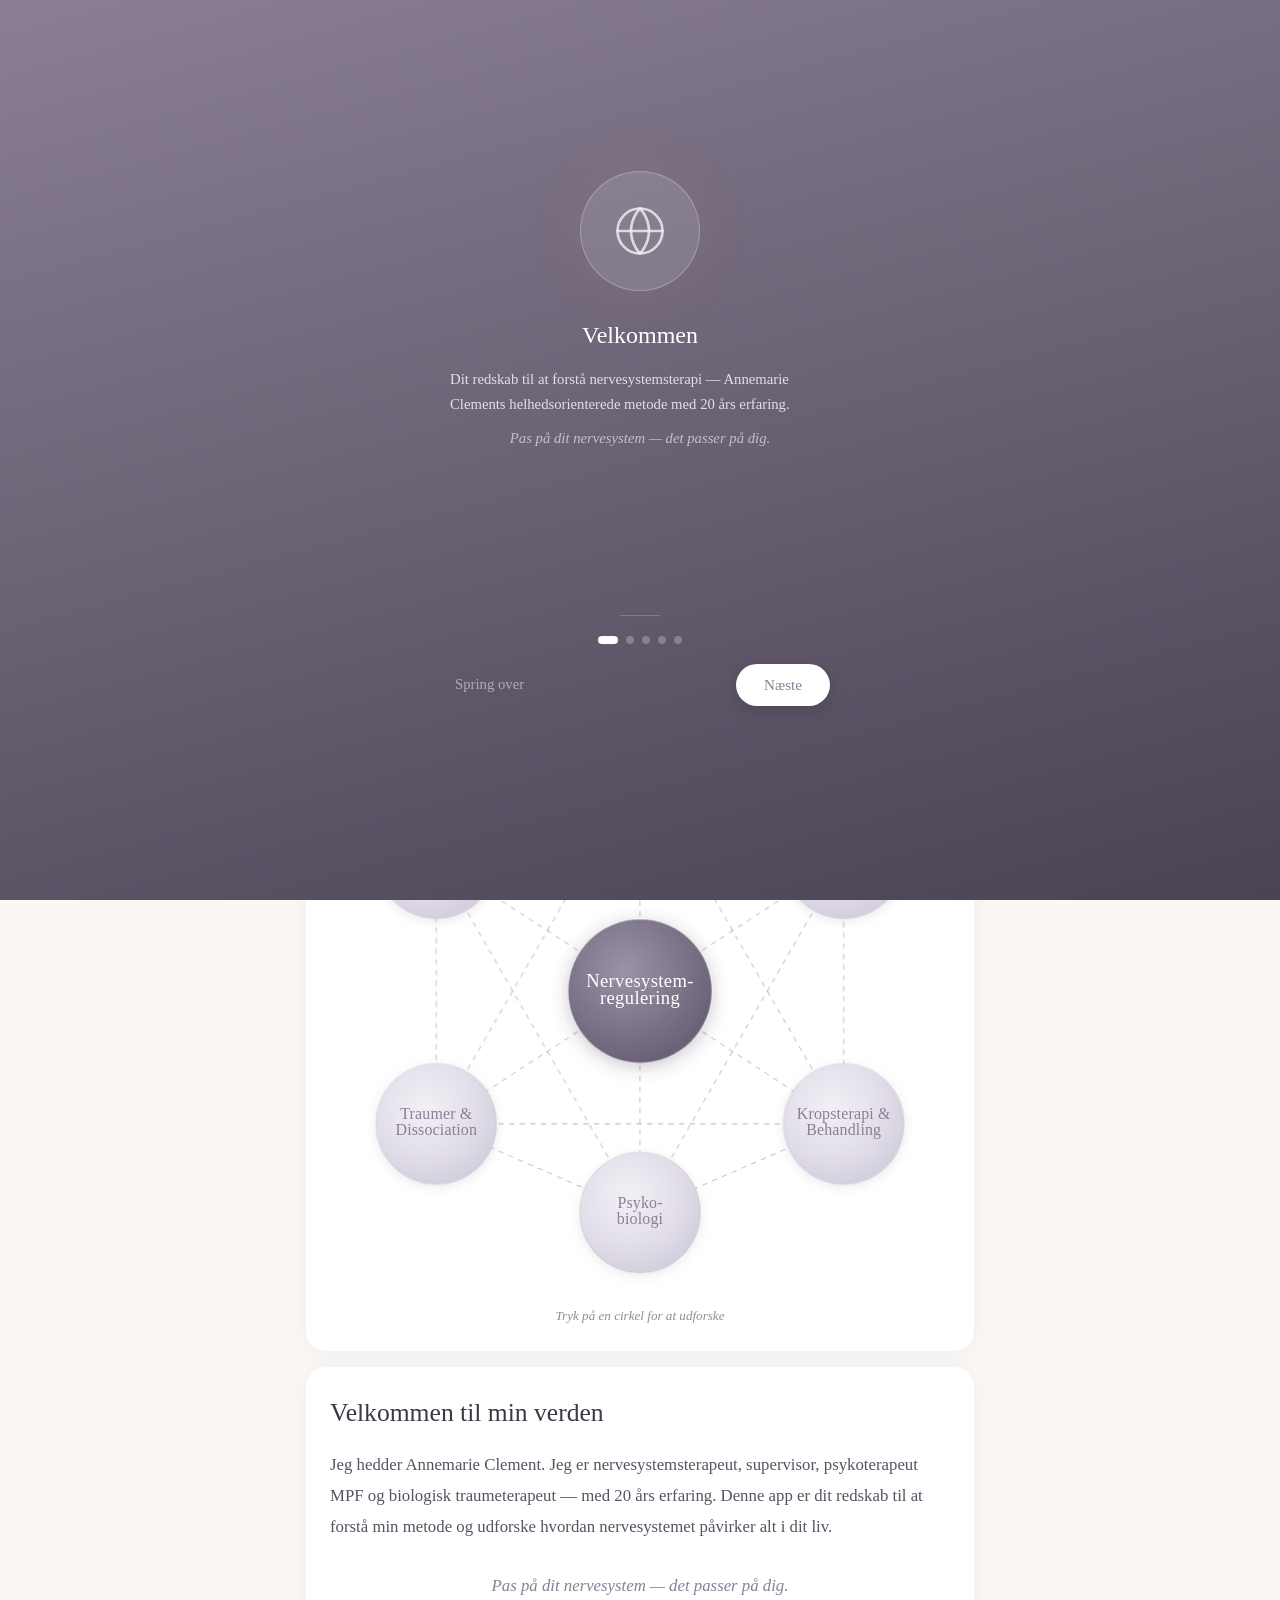
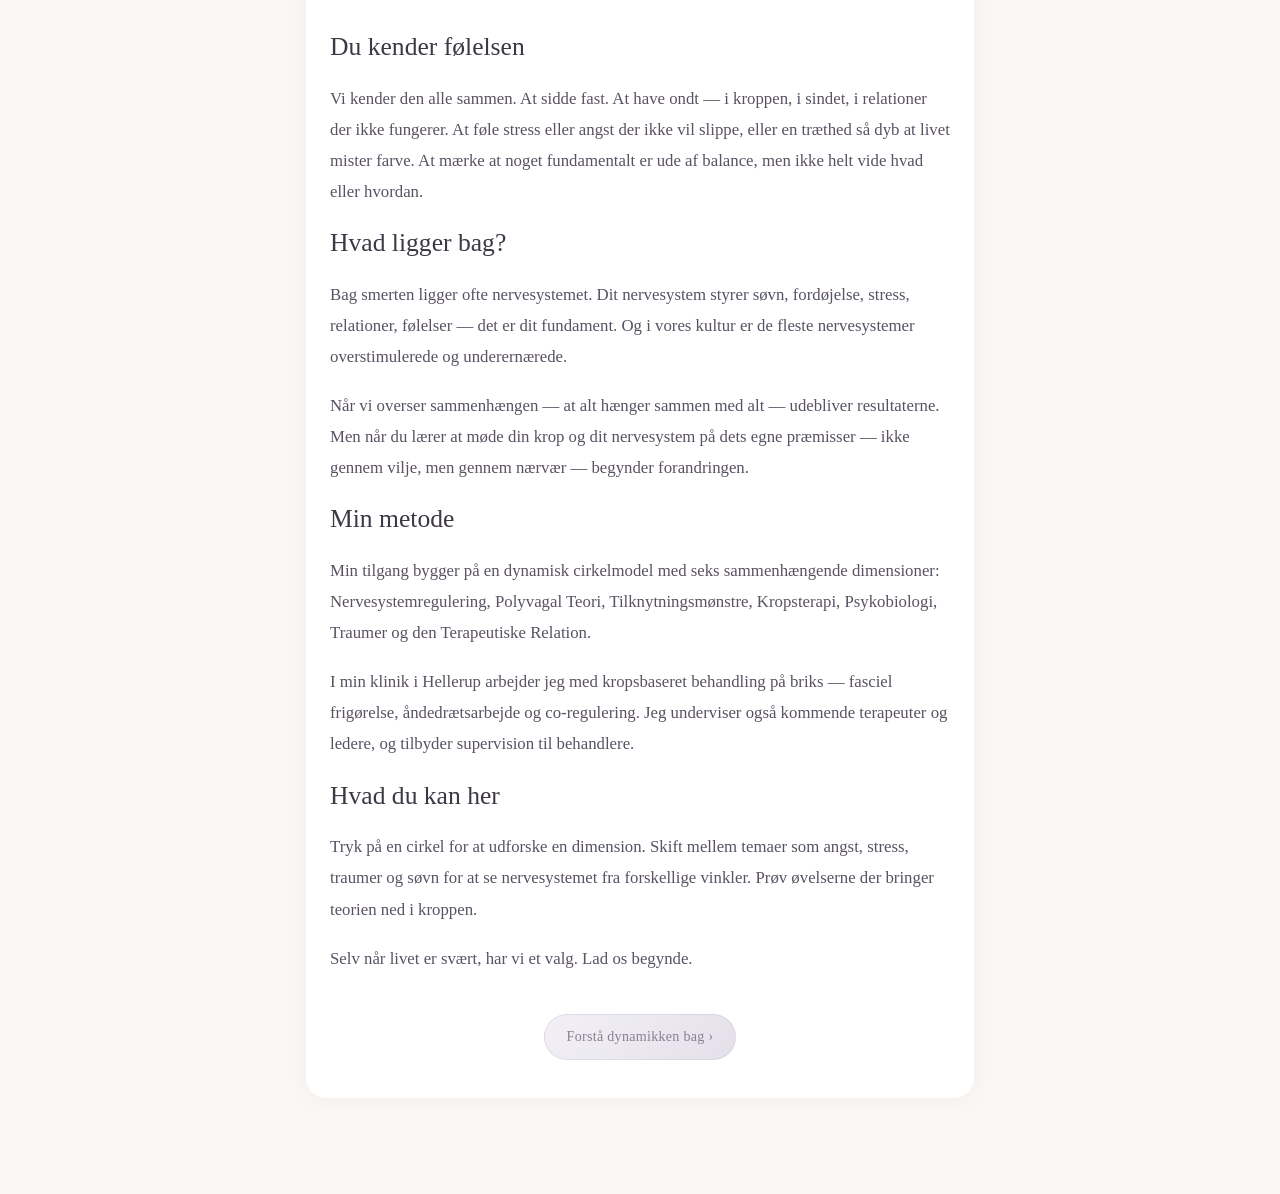
<file: index.html>
<!DOCTYPE html>
<html lang="da">
<head>
    <meta charset="UTF-8">
    <meta name="viewport" content="width=device-width, initial-scale=1.0, maximum-scale=1.0, user-scalable=no, viewport-fit=cover">
    <meta name="apple-mobile-web-app-capable" content="yes">
    <meta name="apple-mobile-web-app-status-bar-style" content="black-translucent">
    <meta name="apple-mobile-web-app-title" content="Nervesystemsterapi">
    <meta name="mobile-web-app-capable" content="yes">
    <meta name="theme-color" content="#8A7F93">
    <!-- Supabase (udfyld efter oprettelse af projekt) -->
    <meta name="supabase-url" content="">
    <meta name="supabase-anon-key" content="">
    <title>Nervesystemsterapi - Annemarie Clement</title>
    <link rel="stylesheet" href="styles.css">
</head>
<body>

    <!-- ════ MENU OVERLAY ════ -->
    <div class="menu-overlay" id="menu-overlay">
        <div class="menu-panel">
            <div class="menu-header">
                <div class="menu-header-info">
                    <div class="menu-header-initials">AC</div>
                    <div class="menu-header-text">
                        <h2>Annemarie Clement</h2>
                        <span class="menu-header-sub">Nervesystemsterapeut</span>
                    </div>
                </div>
                <button class="menu-close" id="menu-close" aria-label="Luk menu">&times;</button>
            </div>
            <nav class="menu-nav">
                <div class="menu-section-label">Information</div>
                <a href="#" class="menu-item" data-menu="about">
                    <span class="menu-item-icon">&#9775;</span>
                    Om Annemarie
                </a>
                <a href="#" class="menu-item" data-menu="method">
                    <span class="menu-item-icon">&#9673;</span>
                    Min metode
                </a>
                <a href="#" class="menu-item" data-menu="behandling">
                    <span class="menu-item-icon">&#9829;</span>
                    Kom i behandling
                </a>
                <a href="#" class="menu-item" data-menu="supervision">
                    <span class="menu-item-icon">&#9670;</span>
                    Supervision
                </a>
                <a href="#" class="menu-item" data-menu="contact">
                    <span class="menu-item-icon">&#9993;</span>
                    Kontakt
                </a>
                <div class="menu-divider"></div>
                <div class="menu-section-label">Personligt</div>
                <a href="#" class="menu-item menu-item-gave" data-menu="gave" id="menu-gave-item" style="display:none;">
                    <span class="menu-item-icon">&#9825;</span>
                    Din gave
                </a>
                <a href="#" class="menu-item" data-menu="bookmarks">
                    <span class="menu-item-icon">&#9733;</span>
                    Gemte sider
                </a>
                <a href="#" class="menu-item" data-menu="settings">
                    <span class="menu-item-icon">&#9881;</span>
                    Indstillinger
                </a>
                <div class="menu-divider"></div>
                <div class="menu-newsletter" id="menu-newsletter">
                    <div class="menu-newsletter-label">Nyhedsbrev</div>
                    <p class="menu-newsletter-text">Tilmeld dig og modtag en personlig gave fra Annemarie.</p>
                    <form class="menu-newsletter-form" id="newsletter-form">
                        <input type="email" placeholder="Din e-mail" class="menu-newsletter-input" id="newsletter-email" required>
                        <button type="submit" class="menu-newsletter-btn">Tilmeld</button>
                    </form>
                </div>
                <div class="menu-notifications" id="menu-notifications">
                    <div class="menu-notifications-header">
                        <div>
                            <div class="menu-notifications-label">Notifikationer</div>
                            <p class="menu-notifications-text">Få besked når Annemarie tilføjer nyt indhold — øvelser, indsigter eller opdateringer til dig.</p>
                        </div>
                        <label class="notif-toggle" id="notif-toggle">
                            <input type="checkbox" id="notif-checkbox">
                            <span class="notif-toggle-slider"></span>
                        </label>
                    </div>
                </div>
                <div class="menu-divider"></div>
                <div class="menu-section-label">Juridisk</div>
                <a href="#" class="menu-item" data-menu="privacy">
                    <span class="menu-item-icon">&#128274;</span>
                    Privatlivspolitik
                </a>
            </nav>
        </div>
    </div>

    <!-- ════ SEARCH OVERLAY ════ -->
    <div class="search-overlay" id="search-overlay">
        <div class="search-header">
            <div class="search-input-wrap">
                <div class="search-bar">
                    <input type="text" id="search-input" placeholder="Søg i indhold..." autocomplete="off">
                    <button class="search-clear" id="search-clear" aria-label="Ryd søgning">&times;</button>
                </div>
            </div>
            <button class="search-close" id="search-close" aria-label="Luk søgning">&times;</button>
        </div>
        <div class="search-tags" id="search-tags">
            <button class="search-tag" data-search="nervesystem">Nervesystem</button>
            <button class="search-tag" data-search="angst">Angst</button>
            <button class="search-tag" data-search="stress">Stress</button>
            <button class="search-tag" data-search="traumer">Traumer</button>
            <button class="search-tag" data-search="tilknytning">Tilknytning</button>
            <button class="search-tag" data-search="søvn">Søvn</button>
            <button class="search-tag" data-search="polyvagal">Polyvagal</button>
            <button class="search-tag" data-search="kropsterapi">Kropsterapi</button>
            <button class="search-tag" data-search="regulering">Regulering</button>
            <button class="search-tag" data-search="relation">Relation</button>
        </div>
        <div class="search-results" id="search-results"></div>
    </div>

    <!-- ════ TOP BAR ════ -->
    <div class="top-bar" id="top-bar">
        <button class="nav-btn menu-btn" id="menu-btn" aria-label="Menu">
            <span></span>
            <span></span>
            <span></span>
        </button>
        <button class="nav-btn search-btn" id="search-btn" aria-label="Søg">
            <svg width="20" height="20" viewBox="0 0 24 24" fill="none" stroke="currentColor" stroke-width="2.5" stroke-linecap="round" stroke-linejoin="round">
                <circle cx="11" cy="11" r="7"/>
                <line x1="16.5" y1="16.5" x2="21" y2="21"/>
            </svg>
        </button>
    </div>

    <div class="container">
        <!-- ════ HERO SECTION ════ -->
        <header class="hero-section" id="hero-section">
            <div class="hero-inner">
                <div class="hero-photo-wrap">
                    <img src="IMG_2320.png" alt="Annemarie Clement" class="hero-photo">
                </div>
                <div class="hero-text">
                    <h1>Nervesystems-<br>terapi</h1>
                    <p class="subtitle">Forstå hvordan jeg arbejder med dit nervesystem</p>
                </div>
            </div>
        </header>

        <!-- ════ ROLLE BAR ════ -->
        <div class="rolle-bar" id="rolle-bar">
            <div class="rolle-pills">
                <button class="rolle-pill active" data-mode="klient">Til klienter</button>
                <button class="rolle-pill" data-mode="fagfolk">Til fagfolk</button>
            </div>
        </div>

        <!-- ════ MAIN CONTENT ════ -->
        <div class="main-content">
            <!-- Hidden top-circles for backwards compatibility -->
            <div class="top-circles">
                <div class="top-circle active" data-mode="klient"><span>Til<br>klienter</span></div>
                <div class="top-circle" data-mode="fagfolk"><span>Til<br>fagfolk</span></div>
                <div class="top-circle theme-selector" id="theme-selector">
                    <span id="theme-label">Vælg<br>tema</span>
                    <div class="theme-dropdown" id="theme-dropdown">
                        <div class="theme-option" data-theme="general">Generelt</div>
                        <div class="theme-option" data-theme="angst">Angst</div>
                        <div class="theme-option" data-theme="tilknytning">Tilknytning</div>
                        <div class="theme-option" data-theme="stress">Stress</div>
                        <div class="theme-option" data-theme="traumer">Traumer</div>
                        <div class="theme-option" data-theme="sovn">Søvn</div>
                    </div>
                </div>
                <div class="top-circle theme-selector" id="education-selector">
                    <span id="education-label">Uddan-<br>nelser</span>
                    <div class="theme-dropdown" id="education-dropdown">
                        <div class="education-option" data-education="nervesystemsterapeut">Nervesystem-<br>sterapeut</div>
                        <div class="education-option" data-education="teachertraining">Teacher<br>Training</div>
                        <div class="education-option" data-education="tilknytningsspeciale">Tilknytnings-<br>speciale</div>
                    </div>
                </div>
                <div class="top-circle theme-selector" id="exercises-btn">
                    <span id="exercises-label">Prøv<br>øvelser</span>
                    <div class="theme-dropdown" id="exercises-dropdown">
                        <div class="exercise-option" data-exercise="0">Find ro i nervesystemet</div>
                        <div class="exercise-option" data-exercise="1">Mærk din sikre tilstand</div>
                        <div class="exercise-option" data-exercise="2">Vagus-aktivering gennem åndedræt</div>
                        <div class="exercise-option" data-exercise="3">Selvafgrænsning - mærk dit rum</div>
                        <div class="exercise-option" data-exercise="4">Body scan - lyt til kroppen</div>
                    </div>
                </div>
            </div>

            <!-- Section label -->
            <div class="section-divider">
                <span class="section-label">Cirkelmodellen</span>
                <div class="section-divider-line"></div>
            </div>

            <div class="svg-container">
                <svg id="nervesystem-model" width="700" height="700" viewBox="0 0 700 700">
                    <defs>
                        <radialGradient id="outerGrad" cx="40%" cy="35%" r="65%">
                            <stop offset="0%" stop-color="#F2F0F5"/>
                            <stop offset="60%" stop-color="#E4E0EB"/>
                            <stop offset="100%" stop-color="#D5D0DE"/>
                        </radialGradient>
                        <radialGradient id="centerGrad" cx="40%" cy="35%" r="65%">
                            <stop offset="0%" stop-color="#9B93A6"/>
                            <stop offset="100%" stop-color="#6B6278"/>
                        </radialGradient>
                        <radialGradient id="outerHoverGrad" cx="40%" cy="35%" r="65%">
                            <stop offset="0%" stop-color="#EDEAF1"/>
                            <stop offset="100%" stop-color="#C5BED0"/>
                        </radialGradient>
                        <filter id="circleShadow" x="-20%" y="-20%" width="140%" height="140%">
                            <feDropShadow dx="0" dy="3" stdDeviation="6" flood-color="rgba(138,127,147,0.18)"/>
                        </filter>
                        <filter id="centerShadow" x="-20%" y="-20%" width="140%" height="140%">
                            <feDropShadow dx="0" dy="4" stdDeviation="10" flood-color="rgba(74,67,84,0.3)"/>
                        </filter>
                    </defs>
                    <g id="connections">
                        <line class="connection" data-from="nervesystem" data-to="polyvagal" x1="350" y1="350" x2="350" y2="100" stroke-dasharray="5 5"/>
                        <line class="connection" data-from="nervesystem" data-to="tilknytning" x1="350" y1="350" x2="580" y2="200" stroke-dasharray="5 5"/>
                        <line class="connection" data-from="nervesystem" data-to="kropsterapi" x1="350" y1="350" x2="580" y2="500" stroke-dasharray="5 5"/>
                        <line class="connection" data-from="nervesystem" data-to="psykobiologi" x1="350" y1="350" x2="350" y2="600" stroke-dasharray="5 5"/>
                        <line class="connection" data-from="nervesystem" data-to="traumer" x1="350" y1="350" x2="120" y2="500" stroke-dasharray="5 5"/>
                        <line class="connection" data-from="nervesystem" data-to="relation" x1="350" y1="350" x2="120" y2="200" stroke-dasharray="5 5"/>
                        <line class="connection" data-from="polyvagal" data-to="tilknytning" x1="350" y1="100" x2="580" y2="200" stroke-dasharray="5 5"/>
                        <line class="connection" data-from="tilknytning" data-to="kropsterapi" x1="580" y1="200" x2="580" y2="500" stroke-dasharray="5 5"/>
                        <line class="connection" data-from="kropsterapi" data-to="psykobiologi" x1="580" y1="500" x2="350" y2="600" stroke-dasharray="5 5"/>
                        <line class="connection" data-from="psykobiologi" data-to="traumer" x1="350" y1="600" x2="120" y2="500" stroke-dasharray="5 5"/>
                        <line class="connection" data-from="traumer" data-to="relation" x1="120" y1="500" x2="120" y2="200" stroke-dasharray="5 5"/>
                        <line class="connection" data-from="relation" data-to="polyvagal" x1="120" y1="200" x2="350" y2="100" stroke-dasharray="5 5"/>
                        <line class="connection" data-from="polyvagal" data-to="kropsterapi" x1="350" y1="100" x2="580" y2="500" stroke-dasharray="5 5"/>
                        <line class="connection" data-from="polyvagal" data-to="traumer" x1="350" y1="100" x2="120" y2="500" stroke-dasharray="5 5"/>
                        <line class="connection" data-from="tilknytning" data-to="psykobiologi" x1="580" y1="200" x2="350" y2="600" stroke-dasharray="5 5"/>
                        <line class="connection" data-from="tilknytning" data-to="relation" x1="580" y1="200" x2="120" y2="200" stroke-dasharray="5 5"/>
                        <line class="connection" data-from="kropsterapi" data-to="traumer" x1="580" y1="500" x2="120" y2="500" stroke-dasharray="5 5"/>
                        <line class="connection" data-from="psykobiologi" data-to="relation" x1="350" y1="600" x2="120" y2="200" stroke-dasharray="5 5"/>
                    </g>

                    <g id="circles">
                        <circle class="circle center-circle" data-id="nervesystem" cx="350" cy="350" r="81"/>
                        <text class="circle-text center-text" x="350" y="345">Nervesystem-</text>
                        <text class="circle-text center-text" x="350" y="365">regulering</text>

                        <circle class="circle outer-circle" data-id="polyvagal" cx="350" cy="100" r="68"/>
                        <text class="circle-text outer-text" data-circle="polyvagal" x="350" y="95">Polyvagal</text>
                        <text class="circle-text outer-text" data-circle="polyvagal" x="350" y="113">teori</text>

                        <circle class="circle outer-circle" data-id="tilknytning" cx="580" cy="200" r="68"/>
                        <text class="circle-text outer-text" data-circle="tilknytning" x="580" y="195">Tilknytnings-</text>
                        <text class="circle-text outer-text" data-circle="tilknytning" x="580" y="213">mønstre</text>

                        <circle class="circle outer-circle" data-id="kropsterapi" cx="580" cy="500" r="68"/>
                        <text class="circle-text outer-text" data-circle="kropsterapi" x="580" y="495">Kropsterapi &</text>
                        <text class="circle-text outer-text" data-circle="kropsterapi" x="580" y="513">Behandling</text>

                        <circle class="circle outer-circle" data-id="psykobiologi" cx="350" cy="600" r="68"/>
                        <text class="circle-text outer-text" data-circle="psykobiologi" x="350" y="595">Psyko-</text>
                        <text class="circle-text outer-text" data-circle="psykobiologi" x="350" y="613">biologi</text>

                        <circle class="circle outer-circle" data-id="traumer" cx="120" cy="500" r="68"/>
                        <text class="circle-text outer-text" data-circle="traumer" x="120" y="495">Traumer &</text>
                        <text class="circle-text outer-text" data-circle="traumer" x="120" y="513">Dissociation</text>

                        <circle class="circle outer-circle" data-id="relation" cx="120" cy="200" r="68"/>
                        <text class="circle-text outer-text" data-circle="relation" x="120" y="195">Terapeutisk</text>
                        <text class="circle-text outer-text" data-circle="relation" x="120" y="213">Relation</text>
                    </g>
                </svg>
                <p class="cirkel-hint">Tryk på en cirkel for at udforske</p>
            </div>

            <div class="info-panel" id="info-panel">
                <div id="info-content">
                    <!-- Content loaded by JS -->
                </div>
            </div>
        </div>
    </div>

    <!-- Dropdown panels removed — Temaer/Uddannelser now use full-page card views -->

    <!-- ════ BOTTOM NAVIGATION ════ -->
    <nav class="bottom-nav" id="bottom-nav">
        <button class="bottom-nav-item active" data-nav="hjem">
            <span class="bottom-nav-icon">
                <svg viewBox="0 0 24 24"><path d="M3 9l9-7 9 7v11a2 2 0 0 1-2 2H5a2 2 0 0 1-2-2z"/><polyline points="9 22 9 12 15 12 15 22"/></svg>
            </span>
            <span class="bottom-nav-label">Hjem</span>
        </button>
        <button class="bottom-nav-item" data-nav="temaer">
            <span class="bottom-nav-icon">
                <svg viewBox="0 0 24 24"><circle cx="12" cy="12" r="10"/><path d="M12 2a15.3 15.3 0 0 1 4 10 15.3 15.3 0 0 1-4 10 15.3 15.3 0 0 1-4-10 15.3 15.3 0 0 1 4-10z"/></svg>
            </span>
            <span class="bottom-nav-label">Temaer</span>
        </button>
        <button class="bottom-nav-item" data-nav="uddannelser">
            <span class="bottom-nav-icon">
                <svg viewBox="0 0 24 24"><path d="M2 3h6a4 4 0 0 1 4 4v14a3 3 0 0 0-3-3H2z"/><path d="M22 3h-6a4 4 0 0 0-4 4v14a3 3 0 0 1 3-3h7z"/></svg>
            </span>
            <span class="bottom-nav-label">Uddannelser</span>
        </button>
        <button class="bottom-nav-item" data-nav="oevelser">
            <span class="bottom-nav-icon">
                <svg viewBox="0 0 24 24"><path d="M18 8A6 6 0 0 0 6 8c0 7-3 9-3 9h18s-3-2-3-9"/><path d="M13.73 21a2 2 0 0 1-3.46 0"/></svg>
            </span>
            <span class="bottom-nav-label">Øvelser</span>
        </button>
    </nav>

    <!-- ════ ONBOARDING ════ -->
    <div class="onboarding-overlay" id="onboarding-overlay">
        <div class="onboarding-card">
            <div class="onboarding-medallion">
                <svg width="54" height="54" viewBox="0 0 24 24" fill="none" stroke="rgba(255,255,255,0.85)" stroke-width="1.2" stroke-linecap="round" stroke-linejoin="round">
                    <circle cx="12" cy="12" r="10"/>
                    <path d="M12 2C12 2 8 6 8 12s4 10 4 10"/>
                    <path d="M12 2c0 0 4 4 4 10s-4 10-4 10"/>
                    <line x1="2" y1="12" x2="22" y2="12"/>
                </svg>
            </div>
            <div class="onboarding-steps">
                <div class="onboarding-step active" data-step="0">
                    <h2>Velkommen</h2>
                    <p>Dit redskab til at forstå nervesystemsterapi — Annemarie Clements helhedsorienterede metode med 20 års erfaring.</p>
                    <p class="onboarding-hint">Pas på dit nervesystem — det passer på dig.</p>
                </div>
                <div class="onboarding-step" data-step="1">
                    <div class="onboarding-icon">
                        <div class="onboarding-circles-demo">
                            <div class="demo-circle demo-klient">Til<br>klienter</div>
                            <div class="demo-circle demo-fagfolk">Til<br>fagfolk</div>
                        </div>
                    </div>
                    <h2>To perspektiver</h2>
                    <p><strong>Til klienter</strong> — varm og personlig forklaring med grøn/gul/rød-sprog du kan mærke.</p>
                    <p><strong>Til fagfolk</strong> — klinisk dybde med videnskabelig forankring og fagterminologi.</p>
                    <p class="onboarding-hint">Skift frit mellem de to perspektiver.</p>
                </div>
                <div class="onboarding-step" data-step="2">
                    <div class="onboarding-icon">
                        <div class="onboarding-circles-demo">
                            <div class="demo-circle demo-theme">Temaer</div>
                            <div class="demo-circle demo-edu">Uddan-<br>nelser</div>
                            <div class="demo-circle demo-exercise">Øvelser</div>
                        </div>
                    </div>
                    <h2>Udforsk indholdet</h2>
                    <p><strong>Temaer</strong> — se nervesystemet fra vinkler som angst, stress, traumer eller søvn.</p>
                    <p><strong>Uddannelser</strong> — tre uddannelsesspor med priser og praktisk info.</p>
                    <p><strong>Øvelser</strong> — guidede øvelser, refleksioner og personlig proces-tracking.</p>
                </div>
                <div class="onboarding-step" data-step="3">
                    <div class="onboarding-icon">
                        <div class="onboarding-nav-demo">
                            <div class="demo-hamburger"><span></span><span></span><span></span></div>
                            <div class="demo-search">
                                <svg width="22" height="22" viewBox="0 0 24 24" fill="none" stroke="#fff" stroke-width="2.5" stroke-linecap="round" stroke-linejoin="round"><circle cx="11" cy="11" r="7"/><line x1="16.5" y1="16.5" x2="21" y2="21"/></svg>
                            </div>
                        </div>
                    </div>
                    <h2>Menu & søgning</h2>
                    <p>I <strong>menuen</strong> finder du Om Annemarie, behandling, supervision og kontaktinfo.</p>
                    <p>Brug <strong>søgningen</strong> til hurtigt at finde indhold på tværs af alle temaer.</p>
                </div>
                <div class="onboarding-step" data-step="4">
                    <div class="onboarding-icon">
                        <div class="onboarding-tap-demo">
                            <svg width="44" height="44" viewBox="0 0 24 24" fill="none" stroke="#fff" stroke-width="1.5" stroke-linecap="round" stroke-linejoin="round">
                                <path d="M12 2a4 4 0 0 0-4 4v6a4 4 0 0 0 8 0V6a4 4 0 0 0-4-4z"/>
                                <path d="M12 18v4"/>
                                <path d="M8 22h8"/>
                            </svg>
                        </div>
                    </div>
                    <h2>Tryk og udforsk</h2>
                    <p>Tryk på en <strong>cirkel</strong> for at læse om den dimension. Tryk på <strong>stregerne</strong> mellem cirkler for at se dynamiske sammenhænge.</p>
                    <p class="onboarding-hint">Alt hænger sammen med alt — det er kernen i nervesystemsterapi.</p>
                </div>
            </div>
            <div class="onboarding-divider"></div>
            <div class="onboarding-dots" id="onboarding-dots">
                <span class="onboarding-dot active" data-dot="0"></span>
                <span class="onboarding-dot" data-dot="1"></span>
                <span class="onboarding-dot" data-dot="2"></span>
                <span class="onboarding-dot" data-dot="3"></span>
                <span class="onboarding-dot" data-dot="4"></span>
            </div>
            <div class="onboarding-actions">
                <button class="onboarding-skip" id="onboarding-skip">Spring over</button>
                <button class="onboarding-next" id="onboarding-next">Næste</button>
            </div>
        </div>
    </div>

    <script src="js/supabase.js"></script>
    <script src="fordybelse-data.js"></script>
    <script src="script.js"></script>
</body>
</html>
</file>
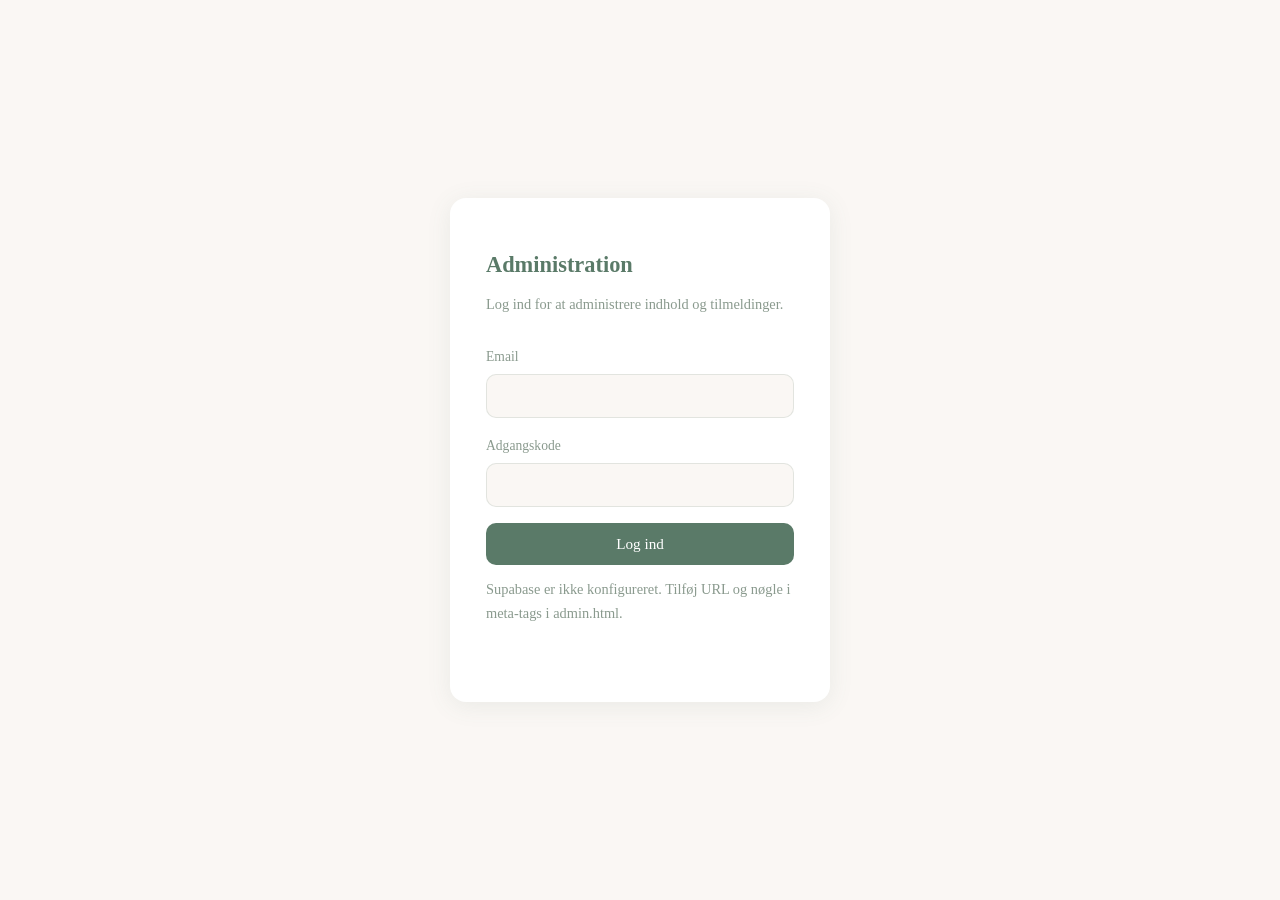
<file: admin.html>
<!DOCTYPE html>
<html lang="da">
<head>
    <meta charset="UTF-8">
    <meta name="viewport" content="width=device-width, initial-scale=1.0">
    <meta name="supabase-url" content="">
    <meta name="supabase-anon-key" content="">
    <title>Administration — Nervesystemsterapi</title>
    <style>
        * { margin: 0; padding: 0; box-sizing: border-box; }
        :root {
            --primary: #5a7a68;
            --primary-dark: #3a4a3e;
            --primary-pale: #e8f0ec;
            --bg: #FAF7F4;
            --text: #3a4a3e;
            --text-muted: #8a9a8e;
            --white: #ffffff;
            --border: rgba(90, 122, 104, 0.15);
            --radius: 16px;
            --radius-sm: 10px;
        }
        body {
            font-family: 'Georgia', 'Times New Roman', serif;
            background: var(--bg);
            color: var(--text);
            min-height: 100vh;
            line-height: 1.7;
        }

        /* ── Login ── */
        .login-wrap {
            display: flex;
            align-items: center;
            justify-content: center;
            min-height: 100vh;
            padding: 20px;
        }
        .login-card {
            background: var(--white);
            border-radius: var(--radius);
            padding: 48px 36px;
            max-width: 380px;
            width: 100%;
            box-shadow: 0 4px 24px rgba(90,122,104,0.1);
        }
        .login-card h1 {
            font-size: 1.4rem;
            color: var(--primary);
            margin-bottom: 8px;
        }
        .login-card p {
            font-size: 0.9rem;
            color: var(--text-muted);
            margin-bottom: 28px;
        }
        .form-group {
            margin-bottom: 16px;
        }
        .form-group label {
            display: block;
            font-size: 0.85rem;
            color: var(--text-muted);
            margin-bottom: 6px;
        }
        .form-group input, .form-group textarea {
            width: 100%;
            padding: 12px 14px;
            border: 1px solid var(--border);
            border-radius: var(--radius-sm);
            font-family: inherit;
            font-size: 0.95rem;
            background: var(--bg);
            color: var(--text);
            outline: none;
            transition: border-color 0.2s;
        }
        .form-group input:focus, .form-group textarea:focus {
            border-color: var(--primary);
        }
        .form-group textarea {
            min-height: 80px;
            resize: vertical;
        }
        .btn {
            display: inline-block;
            padding: 12px 24px;
            background: var(--primary);
            color: var(--white);
            border: none;
            border-radius: var(--radius-sm);
            font-family: inherit;
            font-size: 0.95rem;
            cursor: pointer;
            transition: background 0.2s;
        }
        .btn:hover { background: var(--primary-dark); }
        .btn-full { width: 100%; }
        .btn-sm {
            padding: 8px 16px;
            font-size: 0.85rem;
        }
        .btn-outline {
            background: transparent;
            color: var(--primary);
            border: 1px solid var(--border);
        }
        .btn-outline:hover {
            background: var(--primary-pale);
        }
        .error-msg {
            color: #c0392b;
            font-size: 0.85rem;
            margin-top: 12px;
            display: none;
        }

        /* ── Dashboard ── */
        .dashboard { display: none; }
        .dashboard.active { display: block; }
        .dash-header {
            background: var(--white);
            padding: 20px 28px;
            display: flex;
            align-items: center;
            justify-content: space-between;
            border-bottom: 1px solid var(--border);
            position: sticky;
            top: 0;
            z-index: 10;
        }
        .dash-header h1 {
            font-size: 1.2rem;
            color: var(--primary);
        }
        .dash-body {
            max-width: 700px;
            margin: 0 auto;
            padding: 28px 20px 60px;
        }

        /* ── Sections ── */
        .section {
            background: var(--white);
            border-radius: var(--radius);
            padding: 28px 24px;
            margin-bottom: 20px;
            box-shadow: 0 2px 12px rgba(90,122,104,0.06);
        }
        .section h2 {
            font-size: 1.1rem;
            color: var(--primary);
            margin-bottom: 4px;
        }
        .section-count {
            font-size: 0.85rem;
            color: var(--text-muted);
            margin-bottom: 20px;
        }
        .section-actions {
            display: flex;
            gap: 10px;
            margin-bottom: 20px;
        }

        /* ── Subscriber list ── */
        .sub-list {
            list-style: none;
        }
        .sub-item {
            display: flex;
            justify-content: space-between;
            align-items: center;
            padding: 10px 0;
            border-bottom: 1px solid var(--border);
            font-size: 0.9rem;
        }
        .sub-item:last-child { border-bottom: none; }
        .sub-email { font-weight: bold; }
        .sub-date { color: var(--text-muted); font-size: 0.8rem; }

        /* ── Notification list ── */
        .notif-item {
            padding: 14px 0;
            border-bottom: 1px solid var(--border);
        }
        .notif-item:last-child { border-bottom: none; }
        .notif-top {
            display: flex;
            justify-content: space-between;
            align-items: center;
            margin-bottom: 4px;
        }
        .notif-title { font-weight: bold; font-size: 0.95rem; }
        .notif-date { color: var(--text-muted); font-size: 0.8rem; }
        .notif-body { color: var(--text-muted); font-size: 0.85rem; }
        .notif-toggle {
            font-size: 0.8rem;
            cursor: pointer;
            color: var(--primary);
            background: none;
            border: none;
            font-family: inherit;
            text-decoration: underline;
            margin-top: 6px;
        }

        /* ── New notification form ── */
        .new-notif-form { display: none; margin-top: 20px; padding-top: 20px; border-top: 1px solid var(--border); }
        .new-notif-form.open { display: block; }

        /* ── Empty state ── */
        .empty {
            color: var(--text-muted);
            font-size: 0.9rem;
            font-style: italic;
            padding: 12px 0;
        }

        /* ── Loading ── */
        .loading {
            color: var(--text-muted);
            font-size: 0.9rem;
            padding: 12px 0;
        }

        @media (max-width: 500px) {
            .login-card { padding: 36px 24px; }
            .dash-header { padding: 16px 20px; }
            .section { padding: 20px 18px; }
        }
    </style>
</head>
<body>

    <!-- ════ LOGIN ════ -->
    <div class="login-wrap" id="login-screen">
        <div class="login-card">
            <h1>Administration</h1>
            <p>Log ind for at administrere indhold og tilmeldinger.</p>
            <form id="login-form">
                <div class="form-group">
                    <label for="login-email">Email</label>
                    <input type="email" id="login-email" required autocomplete="email">
                </div>
                <div class="form-group">
                    <label for="login-password">Adgangskode</label>
                    <input type="password" id="login-password" required autocomplete="current-password">
                </div>
                <button type="submit" class="btn btn-full">Log ind</button>
                <p class="error-msg" id="login-error"></p>
            </form>
        </div>
    </div>

    <!-- ════ DASHBOARD ════ -->
    <div class="dashboard" id="dashboard">
        <div class="dash-header">
            <h1>Nervesystemsterapi</h1>
            <button class="btn btn-sm btn-outline" id="logout-btn">Log ud</button>
        </div>
        <div class="dash-body">

            <!-- Subscribers -->
            <div class="section">
                <h2>Email-tilmeldinger</h2>
                <p class="section-count" id="sub-count">Indlæser...</p>
                <div class="section-actions">
                    <button class="btn btn-sm btn-outline" id="export-csv-btn">Eksporter CSV</button>
                </div>
                <ul class="sub-list" id="sub-list">
                    <li class="loading">Indlæser...</li>
                </ul>
            </div>

            <!-- Notifications -->
            <div class="section">
                <h2>Notifikationer</h2>
                <p class="section-count" id="notif-count">Indlæser...</p>
                <div class="section-actions">
                    <button class="btn btn-sm" id="new-notif-btn">Ny notifikation</button>
                </div>
                <div id="notif-list">
                    <p class="loading">Indlæser...</p>
                </div>

                <div class="new-notif-form" id="new-notif-form">
                    <form id="notif-form">
                        <div class="form-group">
                            <label for="notif-title">Titel</label>
                            <input type="text" id="notif-title" required placeholder="F.eks. Ny øvelse tilføjet">
                        </div>
                        <div class="form-group">
                            <label for="notif-body">Besked</label>
                            <textarea id="notif-body" placeholder="Kort beskrivelse af den nye opdatering..."></textarea>
                        </div>
                        <div style="display: flex; gap: 10px;">
                            <button type="submit" class="btn btn-sm">Opret</button>
                            <button type="button" class="btn btn-sm btn-outline" id="cancel-notif-btn">Annuller</button>
                        </div>
                        <p class="error-msg" id="notif-error"></p>
                    </form>
                </div>
            </div>

        </div>
    </div>

    <script src="js/supabase.js"></script>
    <script src="js/admin.js"></script>
</body>
</html>
</file>
<file: styles.css>
/* ═══════════════════════════════════════════
   Nervesystemsterapi — Premium Styles
   ═══════════════════════════════════════════ */

:root {
    --primary: #8A7F93;
    --primary-light: #A79DB0;
    --primary-dark: #4A4354;
    --primary-pale: #EDEAF1;
    --accent: #b8956a;
    --accent-light: #d4b898;
    --bg: #FAF7F4;
    --bg-warm: #f5f0eb;
    --text: #3E3845;
    --text-light: #5A5163;
    --text-muted: #918B9A;
    --white: #ffffff;
    --border: rgba(138, 127, 147, 0.1);
    --shadow: 0 2px 20px rgba(138, 127, 147, 0.08);
    --shadow-hover: 0 8px 30px rgba(138, 127, 147, 0.15);
    --shadow-lg: 0 12px 40px rgba(138, 127, 147, 0.12);
    --radius: 20px;
    --radius-sm: 12px;
    --transition: 0.3s ease;
    --nav-height: 72px;
}

* {
    margin: 0;
    padding: 0;
    box-sizing: border-box;
}

html {
    scroll-behavior: smooth;
}

body {
    font-family: 'Georgia', 'Times New Roman', serif;
    background: var(--bg);
    color: var(--text);
    min-height: 100vh;
    padding: 0;
    padding-bottom: calc(var(--nav-height) + env(safe-area-inset-bottom, 0px));
    line-height: 1.7;
    overflow-x: hidden;
}

.container {
    max-width: 700px;
    margin: 0 auto;
}

/* ═══ HERO SECTION ═══ */
.hero-section {
    background: linear-gradient(135deg, var(--primary) 0%, var(--primary-light) 100%);
    color: var(--white);
    padding: 48px 24px 36px;
    padding-top: calc(env(safe-area-inset-top, 20px) + 56px);
}

.hero-inner {
    max-width: 700px;
    margin: 0 auto;
    display: flex;
    flex-direction: column;
    gap: 20px;
    overflow: hidden;
}

.hero-photo-wrap {
    border-radius: var(--radius);
    border: 3px solid var(--primary-light);
    box-shadow: 0 4px 30px rgba(0,0,0,0.15);
    overflow: hidden;
    line-height: 0;
}
.hero-photo {
    width: calc(100% + 8%);
    margin: -4.5% -4% -7% -4%;
    display: block;
    object-fit: cover;
}

.hero-text {
    text-align: center;
}

.hero-text h1 {
    font-family: 'Georgia', serif;
    font-size: 1.9rem;
    color: var(--white);
    font-weight: 400;
    margin-bottom: 6px;
    line-height: 1.2;
}

.hero-text .subtitle {
    font-family: 'Georgia', serif;
    font-size: 0.95rem;
    color: rgba(255,255,255,0.75);
    font-style: italic;
}

/* ═══ TOP BAR (hamburger + search) ═══ */
.top-bar {
    position: absolute;
    top: 0;
    left: 0;
    right: 0;
    z-index: 110;
    display: flex;
    justify-content: space-between;
    align-items: center;
    padding: 12px 20px;
    padding-top: calc(env(safe-area-inset-top, 0px) + 12px);
    pointer-events: none;
    max-width: 700px;
    margin: 0 auto;
}

.nav-btn {
    pointer-events: auto;
    width: 36px;
    height: 36px;
    background: none;
    border: none;
    cursor: pointer;
    display: flex;
    align-items: center;
    justify-content: center;
    padding: 0;
    z-index: 2000;
    transition: opacity var(--transition);
}

.nav-btn:hover {
    opacity: 0.6;
}

.menu-btn {
    flex-direction: column;
    gap: 5px;
}

.menu-btn span {
    display: block;
    width: 22px;
    height: 1.5px;
    background: var(--white);
    border-radius: 1px;
    transition: background var(--transition);
}

.search-btn svg {
    stroke: var(--white);
    transition: stroke var(--transition);
}

/* When NOT on hero (scrolled down), darken icons */
body.scrolled-past-hero .menu-btn span {
    background: var(--primary);
}

body.scrolled-past-hero .search-btn svg {
    stroke: var(--primary);
}

/* ═══ ROLLE BAR (perspektiv-skift) ═══ */
.rolle-bar {
    display: flex;
    align-items: center;
    justify-content: center;
    gap: 12px;
    padding: 14px 24px;
    max-width: 700px;
    margin: 0 auto;
    border-bottom: 1px solid var(--border);
}

.rolle-label {
    font-family: 'Georgia', serif;
    font-size: 0.88rem;
    color: var(--text-muted);
}

.rolle-label strong {
    color: var(--primary);
}

.rolle-pills {
    display: flex;
    gap: 8px;
}

.rolle-pill {
    font-family: 'Georgia', serif;
    font-size: 0.82rem;
    padding: 6px 16px;
    border-radius: 20px;
    border: 1.5px solid var(--primary);
    background: none;
    color: var(--primary);
    cursor: pointer;
    transition: all var(--transition);
}

.rolle-pill.active {
    background: var(--primary);
    color: var(--white);
}

.rolle-pill:hover:not(.active) {
    background: var(--primary-pale);
}

/* ═══ SECTION HEADERS ═══ */
.section-label {
    font-family: 'Georgia', serif;
    font-size: 0.72rem;
    color: var(--text-muted);
    text-transform: uppercase;
    letter-spacing: 0.1em;
    font-weight: 600;
}

.section-divider {
    display: flex;
    align-items: center;
    gap: 16px;
    margin: 24px 24px 16px;
}

.section-divider .section-label {
    white-space: nowrap;
}

.section-divider-line {
    flex: 1;
    height: 1px;
    background: linear-gradient(90deg, transparent, var(--border), transparent);
}

/* ═══ CIRKEL MODEL ═══ */
.svg-container {
    background: var(--white);
    border-radius: var(--radius);
    padding: 24px;
    margin: 0 16px;
    box-shadow: var(--shadow);
    display: flex;
    flex-direction: column;
    align-items: center;
    transition: box-shadow var(--transition);
}

.svg-container:hover {
    box-shadow: var(--shadow-hover);
}

#nervesystem-model {
    max-width: 100%;
    height: auto;
}

.cirkel-hint {
    text-align: center;
    color: var(--text-muted);
    font-size: 0.82rem;
    font-style: italic;
    margin: 4px 0 0;
    padding: 0 24px;
}

/* ═══ INFO PANEL ═══ */
.info-panel {
    background: var(--white);
    border-radius: var(--radius);
    padding: 28px 24px;
    margin: 16px 16px 24px;
    box-shadow: var(--shadow);
    transition: box-shadow var(--transition);
}

.info-panel:hover {
    box-shadow: var(--shadow-hover);
}

#info-content {
    transition: opacity 0.15s ease;
}

#info-content h2 {
    font-family: 'Georgia', serif;
    font-size: 1.6rem;
    color: var(--text);
    margin-bottom: 18px;
    font-weight: 400;
    line-height: 1.4;
}

#info-content h3 {
    font-family: 'Georgia', serif;
    font-size: 1.3rem;
    color: var(--primary);
    margin-top: 28px;
    margin-bottom: 12px;
    font-weight: 500;
    line-height: 1.4;
}

#info-content p {
    font-family: 'Georgia', serif;
    font-size: 1.05rem;
    line-height: 1.85;
    color: var(--text-light);
    margin-bottom: 18px;
}

#info-content ul {
    font-family: 'Georgia', serif;
    margin-left: 25px;
    margin-bottom: 18px;
}

#info-content li {
    font-family: 'Georgia', serif;
    font-size: 1.05rem;
    line-height: 1.85;
    color: var(--text-light);
    margin-bottom: 10px;
}

#info-content strong {
    color: var(--text);
    font-weight: 600;
}

/* ═══ TABS (Overblik / Fordybelse / Forbindelser) ═══ */
.content-tabs {
    display: flex;
    justify-content: center;
    gap: 0;
    max-width: 420px;
    margin: 0 auto 24px;
    border-bottom: 2px solid var(--border);
}

.content-tab {
    flex: 1;
    padding: 12px 16px;
    border: none;
    background: none;
    font-family: 'Georgia', serif;
    font-size: 0.9rem;
    color: var(--text-muted);
    cursor: pointer;
    transition: color var(--transition);
    position: relative;
}

.content-tab::after {
    content: '';
    position: absolute;
    bottom: -2px;
    left: 0;
    right: 0;
    height: 2px;
    background: var(--primary);
    transform: scaleX(0);
    transition: transform 0.25s ease;
}

.content-tab:hover {
    color: var(--primary-light);
}

.content-tab.active {
    color: var(--primary);
}

.content-tab.active::after {
    transform: scaleX(1);
}

.tab-panel {
    display: none;
    animation: tabFadeIn 0.3s ease;
}

.tab-panel.active {
    display: block;
}

@keyframes tabFadeIn {
    from { opacity: 0; transform: translateY(6px); }
    to { opacity: 1; transform: translateY(0); }
}

/* ═══ ØVELSER ═══ */
/* ── Filter pills ── */
.oevelser-filter {
    display: flex;
    gap: 8px;
    margin-bottom: 20px;
    overflow-x: auto;
    -webkit-overflow-scrolling: touch;
    scrollbar-width: none;
    padding-bottom: 4px;
}
.oevelser-filter::-webkit-scrollbar { display: none; }

.oevelser-filter-btn {
    background: white;
    border: 1.5px solid var(--border);
    border-radius: 20px;
    padding: 7px 18px;
    font-family: Georgia, serif;
    font-size: 0.85rem;
    color: var(--text-light);
    cursor: pointer;
    transition: all 0.25s ease;
    white-space: nowrap;
    flex-shrink: 0;
}
.oevelser-filter-btn:hover {
    border-color: var(--primary);
    color: var(--primary);
}
.oevelser-filter-btn.active {
    background: var(--primary);
    border-color: var(--primary);
    color: white;
}

/* ── Exercise grid ── */
.oevelser-grid {
    display: flex;
    flex-direction: column;
    gap: 14px;
}

/* ── Exercise card ── */
.exercise-card {
    background: white;
    border-radius: var(--radius);
    padding: 0;
    box-shadow: var(--shadow);
    cursor: pointer;
    transition: all 0.3s ease;
    overflow: hidden;
    border-left: 4px solid transparent;
}
.exercise-card[data-kategori="regulering"] { border-left-color: var(--primary); }
.exercise-card[data-kategori="aandedraet"] { border-left-color: #c4a67a; }
.exercise-card[data-kategori="krop"] { border-left-color: var(--primary-light); }

.exercise-card-inner {
    padding: 22px 24px;
}

.exercise-card:hover {
    box-shadow: var(--shadow-hover);
    transform: translateY(-1px);
}
.exercise-card.expanded {
    box-shadow: var(--shadow-lg);
}

.exercise-card-top {
    display: flex;
    align-items: flex-start;
    justify-content: space-between;
    gap: 12px;
}

.exercise-card h3 {
    font-family: 'Georgia', serif;
    font-size: 1.05rem;
    color: var(--primary);
    margin-top: 0;
    margin-bottom: 6px;
    font-weight: 600;
    line-height: 1.4;
}

.exercise-tid-badge {
    flex-shrink: 0;
    background: var(--bg);
    padding: 3px 10px;
    border-radius: 10px;
    font-size: 0.78rem;
    color: var(--primary);
    font-weight: 600;
}

/* Intro hidden by default, shown on expand */
.exercise-intro {
    font-family: 'Georgia', serif;
    font-size: 0.92rem;
    line-height: 1.7;
    color: var(--text-light);
    margin-bottom: 16px;
    display: none;
}
.exercise-card.expanded .exercise-intro {
    display: block;
    animation: fadeIn 0.3s ease;
}

/* Steps hidden by default */
.exercise-steps {
    list-style: none;
    padding: 0;
    margin: 0;
    display: none;
}
.exercise-card.expanded .exercise-steps {
    display: block;
    animation: fadeIn 0.3s ease;
}

.exercise-steps li {
    padding: 12px 0 12px 44px;
    position: relative;
    color: var(--text-light);
    line-height: 1.6;
    font-family: Georgia, serif;
    font-size: 0.92rem;
    border-left: 2px solid var(--primary-pale);
    margin-left: 14px;
}
.exercise-steps li:last-child {
    border-left-color: transparent;
}

.exercise-steps li::before {
    content: attr(data-step);
    position: absolute;
    left: -15px;
    top: 10px;
    width: 28px;
    height: 28px;
    border-radius: 50%;
    background: var(--primary-light);
    color: white;
    font-size: 0.78rem;
    display: flex;
    align-items: center;
    justify-content: center;
    font-weight: 600;
}

/* Guided step mode */
.exercise-steps.guided li {
    opacity: 0.3;
    transition: opacity 0.3s ease;
}
.exercise-steps.guided li.step-active {
    opacity: 1;
}
.exercise-steps.guided li.step-done {
    opacity: 0.55;
}
.exercise-steps.guided li.step-done::before {
    content: '\2713';
    background: var(--primary);
}

/* Refleksion after exercise */
.exercise-refleksion {
    display: none;
    margin-top: 16px;
    padding: 16px 18px;
    background: var(--primary-pale);
    border-radius: 10px;
    border-left: 3px solid var(--primary-light);
}
.exercise-card.expanded .exercise-refleksion {
    display: block;
    animation: fadeIn 0.3s ease;
}
.exercise-refleksion-header {
    font-family: Georgia, serif;
    font-size: 0.78rem;
    font-weight: 600;
    color: var(--primary);
    margin-bottom: 6px;
    text-transform: uppercase;
    letter-spacing: 0.04em;
}
.exercise-refleksion-tekst {
    font-size: 0.9rem;
    font-family: Georgia, serif;
    color: var(--text);
    line-height: 1.6;
    font-style: italic;
    margin: 0;
}

/* Guide controls */
.exercise-guide-controls {
    display: none;
    padding: 16px 0 4px;
    gap: 10px;
    align-items: center;
}
.exercise-card.expanded .exercise-guide-controls {
    display: flex;
}

.exercise-guide-btn {
    background: none;
    border: 1.5px solid var(--primary);
    color: var(--primary);
    border-radius: 20px;
    padding: 8px 20px;
    font-family: Georgia, serif;
    font-size: 0.85rem;
    cursor: pointer;
    transition: all var(--transition);
}
.exercise-guide-btn:hover {
    background: var(--primary-pale);
}

.exercise-guide-next {
    background: var(--primary) !important;
    border-color: var(--primary) !important;
    color: white !important;
}
.exercise-guide-next:hover {
    background: var(--primary-light) !important;
}

.exercise-guide-progress {
    flex: 1;
    height: 3px;
    background: var(--border);
    border-radius: 2px;
    overflow: hidden;
}
.exercise-guide-progress-bar {
    height: 100%;
    background: var(--primary);
    border-radius: 2px;
    transition: width 0.3s ease;
    width: 0%;
}

/* Toggle button */
.exercise-toggle {
    color: var(--primary);
    font-size: 0.88rem;
    cursor: pointer;
    border: none;
    background: none;
    font-family: Georgia, serif;
    padding: 0;
    margin-top: 8px;
    transition: var(--transition);
}
.exercise-toggle:hover {
    color: var(--primary-light);
}

@keyframes fadeIn {
    from { opacity: 0; transform: translateY(-4px); }
    to { opacity: 1; transform: translateY(0); }
}

/* ── Section labels & dividers ── */
.oevelser-section-label {
    display: flex;
    align-items: center;
    justify-content: center;
    gap: 10px;
    margin: 0 0 14px;
    font-family: Georgia, serif;
    font-size: 0.82rem;
    font-weight: 600;
    color: var(--primary);
    text-transform: uppercase;
    letter-spacing: 0.06em;
}
.oevelser-section-icon {
    font-size: 1rem;
    color: var(--primary-light);
}
.oevelser-section-intro {
    font-family: Georgia, serif;
    font-size: 0.92rem;
    color: var(--text-light);
    line-height: 1.7;
    margin-bottom: 18px;
    font-style: italic;
    text-align: center;
}
.oevelser-divider {
    height: 1px;
    background: var(--border);
    margin: 44px 0 40px;
}

/* ── Refleksion cards ── */
.refleksioner-grid {
    display: flex;
    flex-direction: column;
    gap: 14px;
}

.refleksion-card {
    background: white;
    border-radius: var(--radius);
    padding: 20px 22px;
    box-shadow: var(--shadow);
    cursor: pointer;
    transition: all 0.3s ease;
    border-left: 4px solid var(--primary-light);
}
.refleksion-card-sage { border-left-color: var(--primary); }
.refleksion-card-amber { border-left-color: #c4a67a; }
.refleksion-card-rose { border-left-color: #b07d7d; }
.refleksion-card-primary { border-left-color: var(--primary); }
.refleksion-card-accent { border-left-color: var(--primary-light); }

.refleksion-card:hover {
    box-shadow: var(--shadow-hover);
    transform: translateY(-1px);
}

.refleksion-card-header {
    display: flex;
    align-items: center;
    gap: 10px;
    margin-bottom: 10px;
}
.refleksion-card-ikon {
    font-size: 1.2rem;
    color: var(--primary-light);
}
.refleksion-card-titel {
    font-family: Georgia, serif;
    font-size: 1.05rem;
    color: var(--primary);
    font-weight: 600;
    margin: 0;
}

.refleksion-card-spoergsmaal {
    font-family: Georgia, serif;
    font-size: 0.95rem;
    color: var(--text);
    line-height: 1.65;
    font-style: italic;
    margin: 0;
}

.refleksion-card-body {
    display: none;
    margin-top: 14px;
}
.refleksion-card.active .refleksion-card-body {
    display: block;
    animation: fadeIn 0.3s ease;
}
.refleksion-card-uddybning {
    font-family: Georgia, serif;
    font-size: 0.9rem;
    color: var(--text-light);
    line-height: 1.65;
    margin-bottom: 14px;
}
.refleksion-card-input {
    width: 100%;
    border: 1.5px solid var(--border);
    border-radius: 10px;
    padding: 12px 14px;
    font-family: Georgia, serif;
    font-size: 0.9rem;
    color: var(--text);
    resize: vertical;
    transition: border-color 0.2s ease;
    background: var(--bg);
    box-sizing: border-box;
}
.refleksion-card-input:focus {
    outline: none;
    border-color: var(--primary);
}
.refleksion-card-actions {
    margin-top: 10px;
    text-align: right;
}
.refleksion-gem-btn {
    background: none;
    border: 1.5px solid var(--primary);
    color: var(--primary);
    border-radius: 20px;
    padding: 7px 18px;
    font-family: Georgia, serif;
    font-size: 0.85rem;
    cursor: pointer;
    transition: all 0.25s ease;
}
.refleksion-gem-btn:hover {
    background: var(--primary-pale);
}

/* ── Din Proces ── */
.proces-stats {
    display: grid;
    grid-template-columns: repeat(2, 1fr);
    gap: 12px;
    margin-bottom: 20px;
}
.proces-stat {
    background: white;
    border-radius: var(--radius-sm);
    padding: 16px;
    text-align: center;
    box-shadow: var(--shadow);
}
.proces-stat-tal {
    display: block;
    font-family: Georgia, serif;
    font-size: 1.6rem;
    color: var(--primary);
    font-weight: 600;
    margin-bottom: 4px;
}
.proces-stat-label {
    font-family: Georgia, serif;
    font-size: 0.78rem;
    color: var(--text-muted);
    text-transform: uppercase;
    letter-spacing: 0.04em;
}

.proces-journal {
    background: white;
    border-radius: var(--radius);
    padding: 20px 22px;
    box-shadow: var(--shadow);
    margin-bottom: 20px;
}
.proces-journal-title {
    font-family: Georgia, serif;
    font-size: 1rem;
    color: var(--primary);
    font-weight: 600;
    margin: 0 0 4px;
}
.proces-journal-hint {
    font-family: Georgia, serif;
    font-size: 0.85rem;
    color: var(--text-muted);
    margin-bottom: 12px;
    font-style: italic;
}
.proces-journal-input {
    width: 100%;
    border: 1.5px solid var(--border);
    border-radius: 10px;
    padding: 12px 14px;
    font-family: Georgia, serif;
    font-size: 0.9rem;
    color: var(--text);
    resize: vertical;
    background: var(--bg);
    box-sizing: border-box;
    margin-bottom: 10px;
}
.proces-journal-input:focus {
    outline: none;
    border-color: var(--primary);
}
.proces-journal-gem {
    background: none;
    border: 1.5px solid var(--primary);
    color: var(--primary);
    border-radius: 20px;
    padding: 7px 18px;
    font-family: Georgia, serif;
    font-size: 0.85rem;
    cursor: pointer;
    transition: all 0.25s ease;
}
.proces-journal-gem:hover {
    background: var(--primary-pale);
}

/* Timeline */
.proces-tidslinje {
    margin-top: 20px;
}
.proces-tidslinje-title {
    font-family: Georgia, serif;
    font-size: 1rem;
    color: var(--primary);
    font-weight: 600;
    margin: 0 0 16px;
}
.proces-entry {
    display: flex;
    gap: 14px;
    padding-bottom: 16px;
    margin-bottom: 0;
    position: relative;
}
.proces-entry::after {
    content: '';
    position: absolute;
    left: 5px;
    top: 14px;
    bottom: 0;
    width: 2px;
    background: var(--border);
}
.proces-entry:last-child::after { display: none; }

.proces-entry-dot {
    width: 12px;
    height: 12px;
    border-radius: 50%;
    flex-shrink: 0;
    margin-top: 3px;
    position: relative;
    z-index: 1;
}
.proces-entry-oevelse .proces-entry-dot { background: var(--primary); }
.proces-entry-refleksion .proces-entry-dot { background: #c4a67a; }
.proces-entry-journal .proces-entry-dot { background: var(--primary-light); }

.proces-entry-content { flex: 1; }
.proces-entry-label {
    font-family: Georgia, serif;
    font-size: 0.72rem;
    color: var(--text-muted);
    text-transform: uppercase;
    letter-spacing: 0.04em;
    margin-bottom: 2px;
}
.proces-entry-titel {
    font-family: Georgia, serif;
    font-size: 0.92rem;
    color: var(--text);
    font-weight: 600;
}
.proces-entry-svar {
    font-family: Georgia, serif;
    font-size: 0.88rem;
    color: var(--text-light);
    font-style: italic;
    line-height: 1.5;
    margin-top: 2px;
}
.proces-entry-dato {
    font-family: Georgia, serif;
    font-size: 0.75rem;
    color: var(--text-muted);
    margin-top: 4px;
}

.proces-tom {
    text-align: center;
    padding: 24px 20px;
    background: white;
    border-radius: var(--radius);
    box-shadow: var(--shadow);
}
.proces-tom p {
    font-family: Georgia, serif;
    font-size: 0.95rem;
    color: var(--text);
    margin: 0 0 6px;
}
.proces-tom-hint {
    font-size: 0.85rem !important;
    color: var(--text-muted) !important;
    font-style: italic;
}

/* ═══ ACCORDION — Collapsible forbindelser ═══ */
.accordion-section-title {
    font-family: 'Georgia', serif;
    font-size: 0.72rem;
    color: var(--text-muted);
    text-transform: uppercase;
    letter-spacing: 0.1em;
    font-weight: 600;
    margin-bottom: 10px;
}

.accordion-item {
    border-left: 3px solid rgba(138, 127, 147, 0.15);
    margin-bottom: 6px;
    border-radius: 0 var(--radius-sm) var(--radius-sm) 0;
    background: var(--bg-warm);
    transition: border-color var(--transition), box-shadow var(--transition);
}

.accordion-item:hover {
    box-shadow: 0 2px 8px rgba(138, 127, 147, 0.08);
}

.accordion-item.open {
    border-left-color: var(--primary-light);
}

.accordion-header {
    display: flex;
    align-items: center;
    justify-content: space-between;
    padding: 14px 18px;
    cursor: pointer;
    user-select: none;
    transition: background 0.2s ease;
}

.accordion-header:hover {
    background: rgba(138, 127, 147, 0.04);
}

.accordion-header-text {
    font-family: 'Georgia', serif;
    font-size: 1rem;
    color: var(--text);
    font-weight: 500;
}

.accordion-chevron {
    font-size: 0.85rem;
    color: var(--primary-light);
    transition: transform var(--transition);
    flex-shrink: 0;
    margin-left: 12px;
}

.accordion-item.open .accordion-chevron {
    transform: rotate(90deg);
}

.accordion-body {
    max-height: 0;
    overflow: hidden;
    transition: max-height 0.35s ease, padding 0.35s ease;
    padding: 0 18px;
}

.accordion-item.open .accordion-body {
    max-height: 800px;
    padding: 0 18px 18px;
}

.accordion-body p {
    font-family: 'Georgia', serif;
    font-size: 0.95rem;
    line-height: 1.85;
    color: var(--text-light);
    margin: 0;
}

.connection-list {
    margin-top: 24px;
    padding-top: 20px;
    border-top: 1px solid var(--border);
}

/* ═══ BLOOM ANIMATION ═══ */
@keyframes circleBloom {
    from {
        opacity: 0;
        transform: scale(0);
    }
    to {
        opacity: 1;
        transform: scale(1);
    }
}

@keyframes connectionFadeIn {
    from { opacity: 0; }
    to { opacity: 1; }
}

.circle, .circle-text {
    opacity: 0;
}

.bloom-ready .circle, .bloom-ready .circle-text {
    animation: circleBloom 0.5s cubic-bezier(0.34, 1.56, 0.64, 1) forwards;
}

/* Center circle + text: first */
.bloom-ready .center-circle { animation-delay: 0.1s; transform-origin: 350px 350px; }
.bloom-ready .center-text { animation-delay: 0.1s; transform-origin: 350px 355px; }

/* Outer circles staggered — clockwise from top */
.bloom-ready [data-id="polyvagal"] { animation-delay: 0.3s; transform-origin: 350px 100px; }
.bloom-ready [data-circle="polyvagal"] { animation-delay: 0.3s; transform-origin: 350px 104px; }

.bloom-ready [data-id="tilknytning"] { animation-delay: 0.42s; transform-origin: 580px 200px; }
.bloom-ready [data-circle="tilknytning"] { animation-delay: 0.42s; transform-origin: 580px 204px; }

.bloom-ready [data-id="kropsterapi"] { animation-delay: 0.54s; transform-origin: 580px 500px; }
.bloom-ready [data-circle="kropsterapi"] { animation-delay: 0.54s; transform-origin: 580px 504px; }

.bloom-ready [data-id="psykobiologi"] { animation-delay: 0.66s; transform-origin: 350px 600px; }
.bloom-ready [data-circle="psykobiologi"] { animation-delay: 0.66s; transform-origin: 350px 604px; }

.bloom-ready [data-id="traumer"] { animation-delay: 0.78s; transform-origin: 120px 500px; }
.bloom-ready [data-circle="traumer"] { animation-delay: 0.78s; transform-origin: 120px 504px; }

.bloom-ready [data-id="relation"] { animation-delay: 0.9s; transform-origin: 120px 200px; }
.bloom-ready [data-circle="relation"] { animation-delay: 0.9s; transform-origin: 120px 204px; }

/* Skip bloom */
.bloom-skip .circle,
.bloom-skip .circle-text,
.bloom-skip .connection {
    opacity: 1 !important;
    animation: none !important;
}

/* Connections fade in after all circles have bloomed */
.connection {
    opacity: 0;
}

.bloom-ready .connection {
    animation: connectionFadeIn 0.6s ease forwards;
    animation-delay: 1.1s;
}

.connection {
    stroke: rgba(74, 102, 86, 0.35);
    stroke-width: 1.2;
    fill: none;
    stroke-dasharray: 6, 6;
    cursor: pointer;
    transition: all 0.4s ease;
}

.connection:hover {
    stroke: var(--primary-light);
    stroke-width: 1.5;
    stroke-dasharray: 8, 4;
}

.connection.active {
    stroke: var(--primary);
    stroke-width: 1.5;
    stroke-dasharray: none;
}

.circle {
    fill: url(#outerGrad);
    stroke: rgba(138, 127, 147, 0.15);
    stroke-width: 1.5;
    cursor: pointer;
    transition: all 0.4s ease;
    filter: url(#circleShadow);
}

.circle:hover {
    fill: url(#outerHoverGrad);
    stroke: rgba(138, 127, 147, 0.3);
    stroke-width: 1.5;
}

.circle.active {
    fill: var(--primary);
    stroke: var(--primary-dark);
    stroke-width: 2;
}

.center-circle {
    fill: url(#centerGrad);
    stroke: rgba(255, 255, 255, 0.15);
    stroke-width: 1.5;
    filter: url(#centerShadow);
}

.center-circle:hover,
.center-circle.active {
    fill: url(#centerGrad);
    stroke: rgba(255, 255, 255, 0.25);
}

.circle-text {
    font-family: 'Georgia', serif;
    font-size: 18px;
    fill: var(--primary-dark);
    text-anchor: middle;
    pointer-events: none;
    font-weight: 400;
    letter-spacing: 0.01em;
}

.center-text {
    fill: white;
    font-size: 21px;
    font-weight: 500;
    letter-spacing: 0.02em;
}

.outer-text {
    fill: var(--primary-dark);
}

/* ═══ BOTTOM NAVIGATION ═══ */
.bottom-nav {
    position: fixed;
    bottom: 0;
    left: 0;
    right: 0;
    height: var(--nav-height);
    background: rgba(250, 247, 244, 0.88);
    backdrop-filter: blur(20px);
    -webkit-backdrop-filter: blur(20px);
    border-top: 1px solid var(--border);
    display: flex;
    justify-content: space-around;
    align-items: center;
    padding: 0 8px;
    padding-bottom: env(safe-area-inset-bottom, 0px);
    z-index: 100;
    max-width: 700px;
    margin: 0 auto;
}

.bottom-nav-item {
    display: flex;
    flex-direction: column;
    align-items: center;
    gap: 3px;
    border: none;
    background: none;
    cursor: pointer;
    padding: 8px 12px;
    border-radius: var(--radius-sm);
    transition: color var(--transition);
    font-family: 'Georgia', serif;
    color: var(--text-muted);
    position: relative;
}

.bottom-nav-item:hover {
    color: var(--primary-light);
}

.bottom-nav-item.active {
    color: var(--primary);
}

.bottom-nav-icon {
    font-size: 1.2rem;
    line-height: 1;
    display: flex;
    align-items: center;
    justify-content: center;
    width: 28px;
    height: 28px;
}

.bottom-nav-icon svg {
    width: 22px;
    height: 22px;
    stroke: currentColor;
    fill: none;
    stroke-width: 1.5;
    stroke-linecap: round;
    stroke-linejoin: round;
}

.bottom-nav-label {
    font-size: 0.68rem;
    letter-spacing: 0.02em;
}

/* Hide old top-circles */
.top-circles {
    display: none;
}

/* ═══ MENU OVERLAY ═══ */
.menu-overlay {
    position: fixed;
    top: 0;
    left: 0;
    width: 100%;
    height: 100%;
    background: rgba(0, 0, 0, 0.35);
    z-index: 3000;
    opacity: 0;
    visibility: hidden;
    transition: all var(--transition);
}

.menu-overlay.open {
    opacity: 1;
    visibility: visible;
}

.menu-panel {
    position: absolute;
    top: 0;
    left: 0;
    width: 300px;
    max-width: 85vw;
    height: 100%;
    background: var(--bg);
    padding-top: env(safe-area-inset-top, 0px);
    transform: translateX(-100%);
    transition: transform var(--transition);
    box-shadow: 4px 0 30px rgba(0, 0, 0, 0.1);
    display: flex;
    flex-direction: column;
}

.menu-overlay.open .menu-panel {
    transform: translateX(0);
}

.menu-header {
    display: flex;
    align-items: center;
    justify-content: space-between;
    padding: 16px 24px;
    background: var(--primary);
    color: var(--white);
}

.menu-header-info {
    display: flex;
    align-items: center;
    gap: 12px;
}

.menu-header-initials {
    width: 40px;
    height: 40px;
    border-radius: 50%;
    background: rgba(255,255,255,0.2);
    display: flex;
    align-items: center;
    justify-content: center;
    font-family: 'Georgia', serif;
    font-size: 0.85rem;
    font-weight: 600;
    color: var(--white);
    flex-shrink: 0;
}

.menu-header-text h2 {
    font-family: 'Georgia', serif;
    font-size: 1rem;
    color: var(--white);
    font-weight: 600;
    line-height: 1.3;
}

.menu-header-sub {
    font-family: 'Georgia', serif;
    font-size: 0.75rem;
    color: rgba(255,255,255,0.7);
    font-style: italic;
}

.menu-close {
    background: none;
    border: none;
    font-size: 1.6rem;
    color: rgba(255,255,255,0.7);
    cursor: pointer;
    padding: 4px 8px;
    line-height: 1;
}

.menu-close:hover {
    color: var(--white);
}

.menu-nav {
    flex: 1;
    overflow-y: auto;
    padding: 8px 0;
    -webkit-overflow-scrolling: touch;
}

.menu-section-label {
    font-family: 'Georgia', serif;
    font-size: 0.7rem;
    color: var(--text-muted);
    text-transform: uppercase;
    letter-spacing: 0.08em;
    padding: 16px 24px 8px;
}

.menu-item {
    display: flex;
    align-items: center;
    gap: 12px;
    font-family: 'Georgia', serif;
    font-size: 0.95rem;
    color: var(--text-light);
    text-decoration: none;
    padding: 14px 24px;
    cursor: pointer;
    transition: all 0.2s ease;
    border: none;
    background: none;
    width: 100%;
    text-align: left;
}

.menu-item:hover {
    color: var(--primary);
    background: rgba(138, 127, 147, 0.04);
}

.menu-item-icon {
    width: 32px;
    height: 32px;
    border-radius: 8px;
    background: var(--primary-pale);
    display: flex;
    align-items: center;
    justify-content: center;
    font-size: 0.9rem;
    flex-shrink: 0;
}

.menu-divider {
    height: 1px;
    background: var(--border);
    margin: 4px 24px;
}

/* ═══ MENU NEWSLETTER ═══ */
.menu-newsletter {
    margin: 8px 24px 16px;
    padding: 18px;
    background: linear-gradient(135deg, #F2F0F5, #EDEAF1);
    border-radius: 14px;
    text-align: center;
}
.menu-newsletter-label {
    font-family: Georgia, serif;
    font-size: 0.75rem;
    font-weight: 600;
    text-transform: uppercase;
    letter-spacing: 1.5px;
    color: var(--primary);
    margin-bottom: 8px;
}
.menu-newsletter-text {
    font-family: Georgia, serif;
    font-size: 0.85rem;
    color: var(--text-light);
    margin-bottom: 12px;
    line-height: 1.5;
}
.menu-newsletter-form {
    display: flex;
    gap: 8px;
}
.menu-newsletter-input {
    flex: 1;
    padding: 10px 14px;
    border: 1.5px solid var(--border);
    border-radius: 10px;
    font-family: Georgia, serif;
    font-size: 0.85rem;
    background: white;
    color: var(--text);
    outline: none;
    transition: border-color 0.2s;
}
.menu-newsletter-input:focus {
    border-color: var(--primary);
}
.menu-newsletter-btn {
    padding: 10px 18px;
    background: var(--primary);
    color: white;
    border: none;
    border-radius: 10px;
    font-family: Georgia, serif;
    font-size: 0.85rem;
    cursor: pointer;
    white-space: nowrap;
    transition: opacity 0.2s;
}
.menu-newsletter-btn:active {
    opacity: 0.8;
}
.menu-newsletter-done {
    font-family: Georgia, serif;
    font-size: 0.85rem;
    color: var(--primary);
    font-style: italic;
}
.menu-item-gave {
    color: var(--primary) !important;
    font-weight: 600;
}

/* ═══ MENU NOTIFICATIONS ═══ */
.menu-notifications {
    margin: 8px 24px 16px;
    padding: 18px;
    background: linear-gradient(135deg, #f5f0eb, #f0ece6);
    border-radius: 14px;
}
.menu-notifications-header {
    display: flex;
    align-items: flex-start;
    gap: 14px;
}
.menu-notifications-label {
    font-family: Georgia, serif;
    font-size: 0.75rem;
    text-transform: uppercase;
    letter-spacing: 0.08em;
    color: var(--text-muted);
    margin-bottom: 6px;
}
.menu-notifications-text {
    font-family: Georgia, serif;
    font-size: 0.8rem;
    color: var(--text);
    line-height: 1.5;
    margin: 0;
}
.notif-toggle {
    position: relative;
    flex-shrink: 0;
    width: 44px;
    height: 24px;
    margin-top: 2px;
}
.notif-toggle input {
    opacity: 0;
    width: 0;
    height: 0;
}
.notif-toggle-slider {
    position: absolute;
    cursor: pointer;
    top: 0; left: 0; right: 0; bottom: 0;
    background: #ccc;
    border-radius: 24px;
    transition: background 0.25s;
}
.notif-toggle-slider::before {
    content: '';
    position: absolute;
    height: 18px;
    width: 18px;
    left: 3px;
    bottom: 3px;
    background: white;
    border-radius: 50%;
    transition: transform 0.25s;
}
.notif-toggle input:checked + .notif-toggle-slider {
    background: var(--primary);
}
.notif-toggle input:checked + .notif-toggle-slider::before {
    transform: translateX(20px);
}
.menu-notifications-status {
    font-family: Georgia, serif;
    font-size: 0.75rem;
    color: var(--primary);
    font-style: italic;
    margin-top: 10px;
}

/* ═══ ESSAY / GAVE PAGE ═══ */
.gave-page {
    padding: 0;
    margin: -28px -24px 0;
}
.gave-hero {
    text-align: center;
    padding: 40px 20px 30px;
    background: linear-gradient(180deg, #8A7F93 0%, #6B6278 100%);
    color: white;
    border-radius: 0 0 24px 24px;
    margin-bottom: 32px;
}
.gave-badge {
    display: inline-block;
    padding: 5px 16px;
    background: rgba(184, 149, 106, 0.7);
    border-radius: 20px;
    font-family: Georgia, serif;
    font-size: 0.72rem;
    font-weight: 600;
    text-transform: uppercase;
    letter-spacing: 1.5px;
    color: white;
    margin-bottom: 16px;
}
.gave-hero h2 {
    font-family: Georgia, serif;
    font-size: 1.6rem;
    font-weight: 700;
    color: white;
    margin-bottom: 10px;
}
.gave-hero .gave-byline {
    font-family: Georgia, serif;
    font-size: 0.88rem;
    font-style: italic;
    color: rgba(255,255,255,0.7);
    margin-bottom: 8px;
}
.gave-hero .gave-epigraph {
    font-family: Georgia, serif;
    font-size: 0.85rem;
    color: rgba(255,255,255,0.6);
    line-height: 1.6;
}
.gave-body {
    padding: 0 24px;
}
.gave-body .gave-greeting {
    font-family: Georgia, serif;
    font-size: 1rem;
    font-style: italic;
    color: var(--text);
    margin-bottom: 20px;
}
.gave-body p {
    font-family: Georgia, serif;
    font-size: 0.95rem;
    line-height: 1.75;
    color: var(--text);
    margin-bottom: 16px;
}
.gave-body em {
    color: var(--text-light);
}
.gave-section-title {
    font-family: Georgia, serif;
    font-size: 1.15rem;
    font-weight: 700;
    color: var(--text);
    margin: 36px 0 6px;
    padding-bottom: 8px;
    border-bottom: 1px solid var(--border);
}
.gave-illustration {
    display: flex;
    justify-content: center;
    margin: 32px 0;
}
.gave-illustration svg {
    width: 200px;
    height: 140px;
}
.gave-closing {
    margin-top: 32px;
    padding: 24px;
    background: linear-gradient(135deg, #F2F0F5, #EDEAF1);
    border-radius: 14px;
    text-align: center;
}
.gave-closing p {
    font-family: Georgia, serif;
    font-size: 0.9rem;
    line-height: 1.7;
    color: var(--text-light);
    font-style: italic;
}
.gave-closing .gave-sign {
    font-style: italic;
    color: var(--primary);
    margin-top: 12px;
    font-weight: 600;
}
.gave-closing .gave-sign-title {
    font-size: 0.8rem;
    color: var(--text-light);
    font-style: normal;
    font-weight: 400;
}
.gave-back-btn {
    display: block;
    margin: 24px auto;
    padding: 10px 20px;
    background: none;
    border: 1.5px solid var(--border);
    border-radius: 24px;
    font-family: Georgia, serif;
    font-size: 0.85rem;
    color: var(--text-light);
    cursor: pointer;
    transition: all 0.2s;
}
.gave-back-btn:active {
    background: var(--border);
}

/* ═══ SEARCH OVERLAY ═══ */
.search-overlay {
    position: fixed;
    top: 0;
    left: 0;
    width: 100%;
    height: 100%;
    background: var(--bg);
    z-index: 3000;
    opacity: 0;
    visibility: hidden;
    transform: translateY(-10px);
    transition: all 0.25s ease;
    overflow-y: auto;
    -webkit-overflow-scrolling: touch;
    display: flex;
    flex-direction: column;
}

.search-overlay.open {
    opacity: 1;
    visibility: visible;
    transform: translateY(0);
}

.search-header {
    display: flex;
    align-items: center;
    gap: 12px;
    padding: 16px 20px;
    padding-top: calc(env(safe-area-inset-top, 0px) + 16px);
    border-bottom: 1px solid var(--border);
    max-width: 700px;
    margin: 0 auto;
    width: 100%;
}

.search-input-wrap {
    flex: 1;
    position: relative;
}

.search-bar {
    display: flex;
    align-items: center;
    background: var(--white);
    border-radius: 24px;
    padding: 0 12px;
    border: 1.5px solid rgba(138, 127, 147, 0.15);
    transition: border-color 0.2s ease;
}

.search-bar:focus-within {
    border-color: var(--primary);
}

#search-input {
    flex: 1;
    font-family: 'Georgia', serif;
    font-size: 0.95rem;
    color: var(--text);
    background: none;
    border: none;
    outline: none;
    padding: 12px 8px;
}

#search-input::placeholder {
    color: var(--text-muted);
}

.search-clear {
    background: none;
    border: none;
    font-size: 1.3rem;
    color: var(--text-muted);
    cursor: pointer;
    width: 30px;
    height: 30px;
    display: none;
    align-items: center;
    justify-content: center;
    line-height: 1;
    padding: 0;
}

.search-clear.visible {
    display: flex;
}

.search-close {
    background: none;
    border: none;
    font-size: 1.5rem;
    color: var(--text-muted);
    cursor: pointer;
    padding: 4px 8px;
    line-height: 1;
    flex-shrink: 0;
}

.search-close:hover {
    color: var(--primary);
}

.search-tags {
    display: flex;
    flex-wrap: wrap;
    gap: 8px;
    padding: 16px 20px 8px;
    max-width: 700px;
    margin: 0 auto;
    width: 100%;
}

.search-tag {
    font-family: 'Georgia', serif;
    font-size: 0.82rem;
    color: var(--primary);
    background: var(--primary-pale);
    border: none;
    border-radius: 20px;
    padding: 7px 14px;
    cursor: pointer;
    transition: all 0.2s ease;
}

.search-tag:hover,
.search-tag.active {
    background: var(--primary);
    color: var(--white);
}

.search-results {
    flex: 1;
    overflow-y: auto;
    padding: 8px 20px 24px;
    max-width: 700px;
    margin: 0 auto;
    width: 100%;
}

.search-result-item {
    background: var(--white);
    border-radius: var(--radius-sm);
    padding: 16px 18px;
    margin-bottom: 8px;
    box-shadow: var(--shadow);
    cursor: pointer;
    transition: all var(--transition);
}

.search-result-item:hover {
    box-shadow: var(--shadow-hover);
    transform: translateY(-1px);
}

.search-result-title {
    font-family: 'Georgia', serif;
    font-size: 0.98rem;
    color: var(--primary);
    font-weight: 600;
    margin-bottom: 4px;
}

.search-result-context {
    font-family: 'Georgia', serif;
    font-size: 0.85rem;
    color: var(--text-light);
    line-height: 1.5;
}

.search-result-context mark {
    background: rgba(123, 158, 137, 0.2);
    color: var(--text);
    padding: 1px 3px;
    border-radius: 2px;
}

.search-no-results {
    font-family: 'Georgia', serif;
    font-size: 1rem;
    color: var(--text-muted);
    text-align: center;
    padding: 40px 20px;
    font-style: italic;
}

/* ═══ ONBOARDING ═══ */
.onboarding-overlay {
    position: fixed;
    inset: 0;
    z-index: 5000;
    background: linear-gradient(165deg, var(--primary) 0%, var(--primary-dark) 100%);
    display: flex;
    align-items: center;
    justify-content: center;
    padding: 24px;
    padding-top: env(safe-area-inset-top, 20px);
    opacity: 0;
    visibility: hidden;
    transition: all 0.4s ease;
}

.onboarding-overlay.open {
    opacity: 1;
    visibility: visible;
}

.onboarding-card {
    text-align: center;
    max-width: 380px;
    width: 100%;
    position: relative;
}

.onboarding-medallion {
    width: 120px;
    height: 120px;
    border-radius: 50%;
    background: rgba(255,255,255,0.12);
    border: 1.5px solid rgba(255,255,255,0.25);
    display: flex;
    align-items: center;
    justify-content: center;
    margin: 0 auto 24px;
    box-shadow: 0 0 50px rgba(184, 149, 106, 0.15);
    overflow: hidden;
}

.onboarding-medallion svg {
    opacity: 0.85;
}

.onboarding-steps {
    position: relative;
    min-height: 280px;
}

.onboarding-step {
    display: none;
    animation: onboardingFadeIn 0.35s ease;
}

.onboarding-step.active {
    display: block;
}

@keyframes onboardingFadeIn {
    from { opacity: 0; transform: translateY(10px); }
    to { opacity: 1; transform: translateY(0); }
}

.onboarding-icon {
    margin-bottom: 20px;
    display: flex;
    justify-content: center;
    align-items: center;
    min-height: 70px;
}

.onboarding-step h2 {
    font-family: 'Georgia', serif;
    font-size: 1.5rem;
    color: var(--white);
    font-weight: 400;
    margin-bottom: 12px;
}

.onboarding-step p {
    font-family: 'Georgia', serif;
    font-size: 0.92rem;
    line-height: 1.65;
    color: rgba(255,255,255,0.8);
    margin-bottom: 10px;
    text-align: left;
}

.onboarding-step p strong {
    color: var(--white);
}

.onboarding-hint {
    font-style: italic;
    color: rgba(255,255,255,0.6) !important;
    text-align: center !important;
    margin-top: 5px;
}

.onboarding-divider {
    width: 40px;
    height: 1px;
    background: rgba(255,255,255,0.2);
    margin: 20px auto;
}

.onboarding-circles-demo {
    display: flex;
    gap: 12px;
    justify-content: center;
}

.demo-circle {
    width: 54px;
    height: 54px;
    border-radius: 50%;
    background: rgba(255,255,255,0.15);
    border: 1.5px solid rgba(255,255,255,0.25);
    color: white;
    font-family: 'Georgia', serif;
    font-size: 0.48rem;
    display: flex;
    align-items: center;
    justify-content: center;
    text-align: center;
    line-height: 1.2;
}

.demo-fagfolk {
    background: rgba(255,255,255,0.25);
}

.demo-theme, .demo-edu, .demo-exercise {
    background: rgba(255,255,255,0.15);
}

.onboarding-nav-demo {
    display: flex;
    gap: 50px;
    align-items: center;
    justify-content: center;
}

.demo-hamburger {
    width: 40px;
    height: 40px;
    background: rgba(255,255,255,0.1);
    border-radius: 10px;
    display: flex;
    flex-direction: column;
    align-items: center;
    justify-content: center;
    gap: 5px;
    padding: 10px;
}

.demo-hamburger span {
    display: block;
    width: 20px;
    height: 2px;
    background: rgba(255,255,255,0.7);
    border-radius: 1px;
}

.demo-search {
    width: 40px;
    height: 40px;
    background: rgba(255,255,255,0.1);
    border-radius: 10px;
    display: flex;
    align-items: center;
    justify-content: center;
}

.demo-search svg {
    stroke: rgba(255,255,255,0.7) !important;
}

.onboarding-tap-demo {
    width: 70px;
    height: 70px;
    background: rgba(255,255,255,0.1);
    border-radius: 50%;
    display: flex;
    align-items: center;
    justify-content: center;
    animation: onboardingPulse 2s ease-in-out infinite;
}

.onboarding-tap-demo svg {
    stroke: rgba(255,255,255,0.7) !important;
}

@keyframes onboardingPulse {
    0%, 100% { box-shadow: 0 0 0 0 rgba(255, 255, 255, 0.2); }
    50% { box-shadow: 0 0 0 12px rgba(255, 255, 255, 0); }
}

.onboarding-dots {
    display: flex;
    justify-content: center;
    gap: 8px;
    margin: 20px 0;
}

.onboarding-dot {
    width: 8px;
    height: 8px;
    border-radius: 50%;
    background: rgba(255,255,255,0.25);
    transition: all var(--transition);
    cursor: pointer;
}

.onboarding-dot.active {
    background: var(--white);
    width: 20px;
    border-radius: 4px;
}

.onboarding-actions {
    display: flex;
    justify-content: space-between;
    align-items: center;
    margin-top: 10px;
}

.onboarding-skip {
    font-family: 'Georgia', serif;
    font-size: 0.92rem;
    color: rgba(255,255,255,0.5);
    background: none;
    border: none;
    cursor: pointer;
    padding: 10px 5px;
    transition: color 0.2s ease;
}

.onboarding-skip:hover {
    color: rgba(255,255,255,0.8);
}

.onboarding-next {
    font-family: 'Georgia', serif;
    font-size: 0.95rem;
    color: var(--primary);
    background: var(--white);
    border: none;
    border-radius: 25px;
    padding: 12px 28px;
    cursor: pointer;
    transition: all 0.2s ease;
    box-shadow: 0 4px 15px rgba(0, 0, 0, 0.15);
    font-weight: 500;
}

.onboarding-next:hover {
    transform: translateY(-1px);
    box-shadow: 0 6px 20px rgba(0, 0, 0, 0.2);
}

/* ═══ MENU CONTENT — rich sections ═══ */
.menu-intro {
    font-style: italic;
    color: var(--primary) !important;
    font-size: 1.05rem !important;
    line-height: 1.75 !important;
    margin-bottom: 24px !important;
    padding-bottom: 18px;
    border-bottom: 1px solid var(--border);
}

.menu-section {
    margin-bottom: 24px;
}

.menu-section h3 {
    font-family: 'Georgia', serif;
    font-size: 1.15rem;
    color: var(--text);
    font-weight: 500;
    margin-bottom: 10px;
    margin-top: 0;
}

.menu-section p {
    font-family: 'Georgia', serif;
    font-size: 1rem;
    line-height: 1.85;
    color: var(--text-light);
    margin-bottom: 12px;
}

.menu-section em {
    color: var(--primary);
    font-style: italic;
}

/* ═══ CONTACT CARDS ═══ */
.contact-cards {
    display: flex;
    flex-direction: column;
    gap: 10px;
}

.contact-card {
    display: flex;
    align-items: center;
    gap: 14px;
    padding: 16px 18px;
    background: var(--white);
    border-radius: 14px;
    box-shadow: 0 1px 8px rgba(138, 127, 147,0.07);
    text-decoration: none;
    color: inherit;
    transition: all 0.2s ease;
    border: 1px solid var(--border);
}

.contact-card:active {
    transform: scale(0.98);
    background: var(--primary-pale);
}

.contact-card-icon {
    font-size: 1.4rem;
    width: 40px;
    height: 40px;
    display: flex;
    align-items: center;
    justify-content: center;
    background: linear-gradient(135deg, #F2F0F5, #EDEAF1);
    border-radius: 10px;
    flex-shrink: 0;
}

.contact-card-info {
    flex: 1;
    min-width: 0;
}

.contact-card-label {
    font-family: 'Georgia', serif;
    font-size: 0.72rem;
    text-transform: uppercase;
    letter-spacing: 0.08em;
    color: var(--text-muted);
    margin-bottom: 2px;
}

.contact-card-value {
    font-family: 'Georgia', serif;
    font-size: 0.95rem;
    color: var(--text);
    white-space: nowrap;
    overflow: hidden;
    text-overflow: ellipsis;
}

.contact-card-arrow {
    font-size: 1.4rem;
    color: var(--text-muted);
    flex-shrink: 0;
    opacity: 0.5;
}

/* ═══ SETTINGS ═══ */
.menu-setting {
    display: flex;
    align-items: center;
    justify-content: space-between;
    padding: 14px 0;
    border-bottom: 1px solid var(--border);
}

.menu-setting:last-child {
    border-bottom: none;
}

.setting-info {
    display: flex;
    flex-direction: column;
    gap: 3px;
    flex: 1;
    margin-right: 16px;
}

.setting-label {
    font-family: 'Georgia', serif;
    font-size: 1rem;
    color: var(--text);
    font-weight: 500;
}

.setting-desc {
    font-family: 'Georgia', serif;
    font-size: 0.82rem;
    color: var(--text-muted);
    line-height: 1.4;
}

.setting-version {
    font-size: 0.88rem !important;
    color: var(--text-muted) !important;
    font-style: italic;
    margin-top: 8px !important;
}

/* Toggle switch */
.toggle-switch {
    position: relative;
    display: inline-block;
    cursor: pointer;
    flex-shrink: 0;
}

.toggle-switch input {
    position: absolute;
    opacity: 0;
    width: 0;
    height: 0;
}

.toggle-track {
    display: block;
    width: 44px;
    height: 26px;
    background: rgba(138, 127, 147, 0.15);
    border-radius: 13px;
    transition: background var(--transition);
    position: relative;
}

.toggle-thumb {
    display: block;
    width: 20px;
    height: 20px;
    background: white;
    border-radius: 50%;
    position: absolute;
    top: 3px;
    left: 3px;
    transition: transform var(--transition);
    box-shadow: 0 1px 4px rgba(0, 0, 0, 0.15);
}

.toggle-switch input:checked + .toggle-track {
    background: var(--primary-light);
}

.toggle-switch input:checked + .toggle-track .toggle-thumb {
    transform: translateX(18px);
}

button.back-btn {
    background: none;
    border: none;
    color: var(--primary);
    font-size: 1rem;
    cursor: pointer;
    font-family: 'Georgia', serif;
    padding: 10px 0;
    margin-bottom: 18px;
    transition: color 0.2s ease;
}

button.back-btn:hover {
    color: var(--primary-light);
}

/* ═══ Dynamics page ═══ */
.dynamics-link {
    display: inline-block;
    font-family: 'Georgia', serif;
    font-size: 0.88rem;
    color: var(--primary);
    text-decoration: none;
    letter-spacing: 0.02em;
    padding: 10px 22px;
    background: linear-gradient(135deg, #F2F0F5, #E4E0EB);
    border: 1px solid rgba(138, 127, 147, 0.15);
    border-radius: 24px;
    transition: all 0.2s ease;
}

.dynamics-link:hover,
.dynamics-link:active {
    background: linear-gradient(135deg, #E4E0EB, #D5D0DE);
    color: var(--primary-dark);
}

.dynamics-page h3 {
    font-family: 'Georgia', serif;
    color: var(--text);
    font-size: 1.1rem;
    font-weight: 600;
    margin-top: 32px;
    margin-bottom: 12px;
}

.dynamics-figure-container {
    margin: 24px 0 28px 0;
    text-align: center;
    background: white;
    border-radius: var(--radius);
    padding: 20px 12px 16px;
    box-shadow: var(--shadow);
}

.dynamics-figure {
    width: 100%;
    display: block;
    margin: 0 auto;
}

.dynamics-caption {
    font-family: 'Georgia', serif;
    font-size: 0.8rem;
    color: var(--text-muted);
    font-style: italic;
    text-align: center;
    margin-top: 8px;
    margin-bottom: 0;
}

.dynamics-list {
    list-style: none;
    padding: 0;
    margin: 18px 0;
    background: white;
    border-radius: var(--radius);
    padding: 20px 20px 8px;
    box-shadow: var(--shadow);
}

.dynamics-list li {
    font-family: 'Georgia', serif;
    font-size: 0.92rem;
    color: var(--text-light);
    line-height: 1.7;
    margin-bottom: 16px;
    padding-left: 18px;
    position: relative;
}

.dynamics-list li::before {
    content: '';
    position: absolute;
    left: 0;
    top: 10px;
    width: 6px;
    height: 6px;
    border-radius: 50%;
    background: var(--primary-light);
}

/* ═══ Content action buttons ═══ */
.content-actions {
    display: flex;
    justify-content: center;
    gap: 18px;
    margin-top: 30px;
    padding-top: 18px;
    border-top: 1px solid var(--border);
}

.action-btn {
    background: none;
    border: 1.5px solid rgba(138, 127, 147, 0.15);
    border-radius: 50%;
    width: 42px;
    height: 42px;
    display: flex;
    align-items: center;
    justify-content: center;
    cursor: pointer;
    transition: all 0.2s ease;
    padding: 0;
}

.action-btn:hover {
    border-color: var(--primary-light);
    background: var(--primary-pale);
    transform: translateY(-2px);
}

.action-btn svg {
    width: 18px;
    height: 18px;
    stroke: var(--primary);
    stroke-width: 1.5;
    fill: none;
    stroke-linecap: round;
    stroke-linejoin: round;
}

.action-btn.bookmarked svg {
    fill: var(--primary);
}

.action-btn.copied {
    border-color: var(--primary-light);
    background: var(--primary-pale);
}

/* ═══ Bookmark list ═══ */
.bookmark-item {
    display: flex;
    align-items: center;
    justify-content: space-between;
    padding: 16px 0;
    border-bottom: 1px solid var(--border);
    cursor: pointer;
    transition: color 0.2s ease;
}

.bookmark-item:hover .bookmark-label {
    color: var(--primary);
}

.bookmark-label {
    font-family: 'Georgia', serif;
    font-size: 1rem;
    color: var(--text-light);
    flex: 1;
    line-height: 1.4;
}

.bookmark-remove {
    background: none;
    border: none;
    color: rgba(138, 127, 147, 0.2);
    font-size: 1.2rem;
    cursor: pointer;
    padding: 4px 8px;
    transition: color 0.2s ease;
}

.bookmark-remove:hover {
    color: #c44;
}

.bookmarks-empty {
    font-family: 'Georgia', serif;
    font-size: 1rem;
    color: var(--text-muted);
    text-align: center;
    padding: 40px 20px;
    font-style: italic;
}

/* ═══ TEMA & UDDANNELSE CARD VIEWS ═══ */

.tema-page-subtitle {
    color: var(--text-light);
    font-size: 0.95rem;
    line-height: 1.65;
    margin-bottom: 28px;
}

.tema-card-grid {
    display: grid;
    grid-template-columns: repeat(2, 1fr);
    gap: 14px;
    margin-bottom: 10px;
}

.tema-card {
    background: var(--white);
    border-radius: 16px;
    padding: 22px 16px 18px;
    box-shadow: 0 2px 12px rgba(138, 127, 147,0.07);
    cursor: pointer;
    transition: all 0.3s ease;
    border: 2px solid transparent;
    text-align: center;
    position: relative;
    overflow: hidden;
}

.tema-card::before {
    content: '';
    position: absolute;
    top: 0; left: 0; right: 0;
    height: 3px;
    background: linear-gradient(90deg, var(--primary), var(--accent));
    opacity: 0;
    transition: opacity 0.3s ease;
}

.tema-card:active {
    transform: scale(0.97);
}

.tema-card.tema-card-active {
    border-color: var(--primary);
    background: linear-gradient(135deg, #F2F0F5, #EDEAF1);
}

.tema-card.tema-card-active::before {
    opacity: 1;
}

.tema-card-icon {
    font-size: 1.8rem;
    margin-bottom: 8px;
    display: block;
    line-height: 1;
}

.tema-card-name {
    font-family: 'Georgia', serif;
    font-size: 1rem;
    font-weight: 600;
    color: var(--text);
    margin-bottom: 6px;
}

.tema-card-desc {
    font-size: 0.78rem;
    color: var(--text-muted);
    line-height: 1.4;
}

.tema-card-active .tema-card-name {
    color: var(--primary);
}

/* Uddannelse cards — vertical list */
.edu-card-grid {
    display: flex;
    flex-direction: column;
    gap: 14px;
    margin-bottom: 10px;
}

.edu-card {
    background: var(--white);
    border-radius: 16px;
    padding: 24px 22px;
    box-shadow: 0 2px 12px rgba(138, 127, 147,0.07);
    cursor: pointer;
    transition: all 0.3s ease;
    border-left: 4px solid var(--primary);
    position: relative;
}

.edu-card:active {
    transform: scale(0.98);
}

.edu-card.edu-card-active {
    border-left-color: var(--accent);
    background: linear-gradient(135deg, #F2F0F5, #EDEAF1);
}

.edu-card-icon {
    font-size: 1.4rem;
    margin-bottom: 6px;
    display: block;
}

.edu-card-name {
    font-family: 'Georgia', serif;
    font-size: 1.08rem;
    font-weight: 600;
    color: var(--text);
    margin-bottom: 6px;
}

.edu-card-active .edu-card-name {
    color: var(--primary);
}

.edu-card-desc {
    font-size: 0.85rem;
    color: var(--text-muted);
    line-height: 1.5;
}

.edu-card-badge {
    display: inline-block;
    margin-top: 10px;
    font-size: 0.72rem;
    color: var(--primary);
    background: var(--primary-pale);
    padding: 3px 10px;
    border-radius: 20px;
    letter-spacing: 0.02em;
}

/* Current selection indicator on tema/edu pages */
.selection-current {
    text-align: center;
    padding: 14px 0 6px;
    font-size: 0.82rem;
    color: var(--text-muted);
    font-style: italic;
}

@media (min-width: 500px) {
    .tema-card-grid {
        grid-template-columns: repeat(3, 1fr);
    }
}

/* Keep old dropdowns hidden */
.theme-dropdown, #education-dropdown, #exercises-dropdown {
    display: none !important;
}

/* ═══ RESPONSIVE ═══ */
@media (max-width: 768px) {
    .hero-inner {
        gap: 20px;
    }

    .hero-photo {
        width: calc(100% + 8%);
        margin: -4.5% -4% -7% -4%;
    }

    .hero-text h1 {
        font-size: 1.5rem;
    }

    .hero-text .subtitle {
        font-size: 0.85rem;
    }

    .svg-container {
        padding: 15px;
        margin: 0 10px;
    }

    .info-panel {
        padding: 22px 18px;
        margin: 12px 10px 20px;
    }

    .content-actions {
        gap: 14px;
    }

    .action-btn {
        width: 38px;
        height: 38px;
    }
}

/* ═══ Desktop frame ═══ */
@media (min-width: 768px) {
    .container {
        max-width: 700px;
        margin-left: auto;
        margin-right: auto;
    }

    body::after {
        content: '';
        position: fixed;
        top: 0;
        bottom: 0;
        left: 0;
        right: 0;
        max-width: 700px;
        margin: 0 auto;
        border-left: 1px solid rgba(138, 127, 147, 0.12);
        border-right: 1px solid rgba(138, 127, 147, 0.12);
        pointer-events: none;
        z-index: 150;
    }

    .menu-overlay {
        max-width: 700px;
        left: 0;
        right: 0;
        margin-left: auto;
        margin-right: auto;
    }

    .menu-panel {
        left: calc(50% - 350px);
    }

    .search-overlay {
        max-width: 700px;
        left: 0;
        right: 0;
        margin-left: auto;
        margin-right: auto;
    }
}

/* ═══ Velkommen section styling ═══ */
.velkommen-label {
    font-family: 'Georgia', serif;
    font-size: 0.72rem;
    color: var(--text-muted);
    text-transform: uppercase;
    letter-spacing: 0.1em;
    font-weight: 600;
    text-align: center;
    margin-bottom: 12px;
}

.velkommen-divider {
    width: 40px;
    height: 1px;
    background: var(--border);
    margin: 20px auto;
}

/* ═══ Tip box ═══ */
.tip-box {
    background: var(--primary-pale);
    border-radius: var(--radius-sm);
    padding: 16px 20px;
    font-style: italic;
    color: var(--text-light);
    font-size: 0.92rem;
    line-height: 1.7;
    margin: 20px 0;
}

/* ══════ SELVVURDERING ══════ */

/* CTA på dynamikken */
.vurdering-cta {
    margin: 40px 0 20px;
    padding: 0;
}
.vurdering-cta-inner {
    background: linear-gradient(135deg, var(--primary-pale), #f5f0eb);
    border-radius: var(--radius);
    padding: 28px 24px;
    text-align: center;
    border: 1px solid rgba(138, 127, 147,0.15);
}
.vurdering-cta h3 {
    font-family: Georgia, serif;
    font-size: 1.25rem;
    color: var(--primary-dark);
    margin: 0 0 10px;
}
.vurdering-cta p {
    font-size: 0.92rem;
    color: var(--text-light);
    line-height: 1.6;
    margin: 0 0 16px;
}
.vurdering-cta-note {
    font-size: 0.85rem !important;
    color: var(--text-muted) !important;
    font-style: italic;
}
.vurdering-cta-btn {
    display: inline-block;
    background: var(--primary);
    color: white;
    border: none;
    border-radius: var(--radius-sm);
    padding: 14px 32px;
    font-family: Georgia, serif;
    font-size: 1rem;
    cursor: pointer;
    transition: background 0.3s;
}
.vurdering-cta-btn:hover {
    background: var(--primary-dark);
}
.vurdering-historik-btn {
    display: block;
    margin: 12px auto 0;
    background: none;
    border: 1px solid var(--primary);
    color: var(--primary);
    border-radius: var(--radius-sm);
    padding: 10px 24px;
    font-family: Georgia, serif;
    font-size: 0.9rem;
    cursor: pointer;
    transition: all 0.3s;
}
.vurdering-historik-btn:hover {
    background: var(--primary-pale);
}
.vurdering-eksempel-link {
    display: block;
    margin: 14px auto 0;
    text-align: center;
    color: var(--text-muted);
    font-family: Georgia, serif;
    font-size: 0.85rem;
    font-style: italic;
    text-decoration: underline;
    text-decoration-color: rgba(138, 127, 147, 0.3);
    text-underline-offset: 3px;
    cursor: pointer;
    transition: color 0.3s;
}
.vurdering-eksempel-link:hover {
    color: var(--primary);
}
.vurdering-eksempel-note {
    background: var(--primary-pale);
    border-left: 3px solid var(--primary-light);
    padding: 12px 16px;
    margin: 0 0 20px;
    border-radius: var(--radius-sm);
    font-family: Georgia, serif;
    font-size: 0.9rem;
    color: var(--text-light);
    font-style: italic;
}
.vurdering-eksempel-note strong {
    color: var(--primary-dark);
    font-style: normal;
}

/* Vurderingsflow */
.vurdering-flow {
    padding: 0 0 20px;
}
.vurdering-progress {
    display: flex;
    justify-content: space-between;
    margin: 0 0 24px;
    padding: 0 4px;
}
.vurdering-step {
    display: flex;
    flex-direction: column;
    align-items: center;
    gap: 6px;
    opacity: 0.35;
    transition: opacity 0.3s;
}
.vurdering-step.active,
.vurdering-step.done {
    opacity: 1;
}
.vurdering-step-dot {
    width: 12px;
    height: 12px;
    border-radius: 50%;
    display: block;
    transition: transform 0.3s;
}
.vurdering-step.active .vurdering-step-dot {
    transform: scale(1.4);
    box-shadow: 0 0 0 3px rgba(138, 127, 147,0.2);
}
.vurdering-step-label {
    font-family: Georgia, serif;
    font-size: 0.65rem;
    color: var(--text-muted);
    text-align: center;
}
.vurdering-header {
    display: flex;
    align-items: flex-start;
    gap: 14px;
    padding: 16px;
    background: var(--bg);
    border-radius: var(--radius-sm);
    margin-bottom: 20px;
}
.vurdering-ikon {
    font-size: 1.6rem;
    line-height: 1;
}
.vurdering-header h2 {
    font-family: Georgia, serif;
    font-size: 1.2rem;
    color: var(--primary-dark);
    margin: 0 0 6px;
}
.vurdering-intro {
    font-size: 0.9rem;
    color: var(--text-light);
    line-height: 1.5;
    margin: 0;
}
.vurdering-sektion {
    margin-bottom: 20px;
}
.vurdering-label {
    display: block;
    font-family: Georgia, serif;
    font-size: 0.92rem;
    color: var(--text);
    margin-bottom: 8px;
    line-height: 1.5;
}
.vurdering-slider-row {
    display: flex;
    align-items: center;
    gap: 12px;
}
.vurdering-slider {
    flex: 1;
    height: 6px;
    -webkit-appearance: none;
    appearance: none;
    background: #DDD9E3;
    border-radius: 3px;
    outline: none;
}
.vurdering-slider::-webkit-slider-thumb {
    -webkit-appearance: none;
    width: 24px;
    height: 24px;
    border-radius: 50%;
    background: var(--primary);
    cursor: pointer;
    border: 2px solid white;
    box-shadow: 0 1px 4px rgba(0,0,0,0.15);
}
.vurdering-value {
    font-family: Georgia, serif;
    font-size: 1.3rem;
    font-weight: 600;
    color: var(--primary);
    min-width: 28px;
    text-align: center;
}
.vurdering-scale-labels {
    display: flex;
    justify-content: space-between;
    font-size: 0.75rem;
    color: var(--text-muted);
    margin-top: 4px;
}
.vurdering-uddybning {
    margin-top: 24px;
    padding-top: 16px;
    border-top: 1px solid #E8E5ED;
}
.vurdering-uddybning h3 {
    font-family: Georgia, serif;
    font-size: 1rem;
    color: var(--primary);
    margin: 0 0 16px;
}

/* Mini bar-chart */
.mini-bar-chart {
    background: var(--bg);
    border-radius: var(--radius-sm);
    padding: 16px;
}
.mini-bar-row {
    display: flex;
    align-items: center;
    gap: 8px;
    margin-bottom: 8px;
}
.mini-bar-label {
    font-size: 0.75rem;
    color: var(--text-muted);
    width: 110px;
    flex-shrink: 0;
    overflow: hidden;
    text-overflow: ellipsis;
    white-space: nowrap;
}
.mini-bar-track {
    flex: 1;
    height: 8px;
    background: #E8E5ED;
    border-radius: 4px;
    overflow: hidden;
}
.mini-bar-fill {
    height: 100%;
    border-radius: 4px;
    transition: width 0.3s ease;
}
.mini-bar-val {
    font-family: Georgia, serif;
    font-size: 0.85rem;
    font-weight: 600;
    color: var(--text);
    min-width: 20px;
    text-align: right;
}
.mini-bar-avg {
    text-align: center;
    font-size: 0.85rem;
    color: var(--text-light);
    margin-top: 10px;
    padding-top: 8px;
    border-top: 1px solid #E8E5ED;
}

/* Vurdering navigation */
.vurdering-nav {
    display: flex;
    justify-content: space-between;
    gap: 12px;
    margin-top: 28px;
    padding-top: 20px;
    border-top: 1px solid #E8E5ED;
}
.vurdering-btn-back,
.vurdering-btn-next {
    font-family: Georgia, serif;
    font-size: 0.92rem;
    padding: 12px 20px;
    border-radius: var(--radius-sm);
    cursor: pointer;
    transition: all 0.3s;
    border: none;
}
.vurdering-btn-back {
    background: var(--bg);
    color: var(--text);
    border: 1px solid #CCC8D3;
}
.vurdering-btn-back:hover {
    background: #E8E5ED;
}
.vurdering-btn-next {
    background: var(--primary);
    color: white;
}
.vurdering-btn-next:hover {
    background: var(--primary-dark);
}
.vurdering-btn-finish {
    background: var(--accent);
}
.vurdering-btn-finish:hover {
    background: #a07a52;
}

/* ── Resultatside ── */
.vurdering-resultat {
    padding: 0 0 20px;
}
.vurdering-resultat h2 {
    font-family: Georgia, serif;
    font-size: 1.3rem;
    color: var(--primary-dark);
    margin: 0 0 4px;
}
.vurdering-dato {
    font-size: 0.85rem;
    color: var(--text-muted);
    margin: 0 0 24px;
}
.vurdering-resultat h3 {
    font-family: Georgia, serif;
    font-size: 1.05rem;
    color: var(--primary);
    margin: 28px 0 14px;
}

/* Radar chart */
.radar-container {
    display: flex;
    justify-content: center;
    margin: 16px 0;
}
.radar-svg {
    width: 100%;
    max-width: 340px;
}

/* Resultat bars */
.resultat-bars {
    margin: 0 0 8px;
}
.resultat-bar-row {
    display: flex;
    align-items: center;
    gap: 8px;
    margin-bottom: 10px;
}
.resultat-bar-label {
    font-family: Georgia, serif;
    font-size: 0.82rem;
    color: var(--text);
    width: 140px;
    flex-shrink: 0;
}
.resultat-bar-track {
    flex: 1;
    height: 10px;
    background: #E8E5ED;
    border-radius: 5px;
    overflow: hidden;
}
.resultat-bar-fill {
    height: 100%;
    border-radius: 5px;
    transition: width 0.5s ease;
}
.resultat-bar-val {
    font-family: Georgia, serif;
    font-size: 0.9rem;
    font-weight: 600;
    color: var(--text);
    min-width: 28px;
    text-align: right;
}

/* Analyse */
.resultat-analyse {
    margin: 24px 0;
}
.analyse-blok {
    background: var(--bg);
    border-radius: var(--radius-sm);
    padding: 16px;
    margin-bottom: 14px;
}
.analyse-blok h4 {
    font-family: Georgia, serif;
    font-size: 1rem;
    color: var(--primary-dark);
    margin: 0 0 8px;
}
.analyse-score {
    font-weight: 400;
    color: var(--text-muted);
    font-size: 0.9rem;
}
.analyse-intro {
    font-size: 0.88rem;
    color: var(--text-light);
    margin: 0 0 8px;
}
.analyse-forbindelser {
    margin: 0;
    padding-left: 18px;
}
.analyse-forbindelser li {
    font-size: 0.85rem;
    color: var(--text-light);
    line-height: 1.6;
    margin-bottom: 8px;
}

/* Anbefalinger */
.resultat-anbefalinger {
    margin: 24px 0;
}
.resultat-anbefalinger > p {
    font-size: 0.92rem;
    color: var(--text-light);
}
.anbefaling-liste {
    margin-top: 14px;
}
.anbefaling-kort {
    display: flex;
    gap: 14px;
    align-items: flex-start;
    background: var(--bg);
    border-radius: var(--radius-sm);
    padding: 16px;
    margin-bottom: 12px;
}
.anbefaling-nr {
    width: 28px;
    height: 28px;
    border-radius: 50%;
    background: var(--primary);
    color: white;
    display: flex;
    align-items: center;
    justify-content: center;
    font-family: Georgia, serif;
    font-size: 0.85rem;
    font-weight: 600;
    flex-shrink: 0;
}
.anbefaling-indhold h4 {
    font-family: Georgia, serif;
    font-size: 0.95rem;
    color: var(--primary-dark);
    margin: 0 0 4px;
}
.anbefaling-score {
    font-size: 0.82rem;
    color: var(--text-muted);
    margin: 0 0 8px;
}
.anbefaling-oevelse,
.anbefaling-tema {
    font-size: 0.85rem;
    margin: 4px 0;
}
.anbefaling-oevelse a,
.anbefaling-tema a {
    color: var(--primary);
    text-decoration: none;
}
.anbefaling-oevelse a:hover,
.anbefaling-tema a:hover {
    text-decoration: underline;
}

/* ── Historik ── */
.vurdering-historik {
    padding: 0 0 20px;
}
.vurdering-historik h2 {
    font-family: Georgia, serif;
    font-size: 1.3rem;
    color: var(--primary-dark);
    margin: 0 0 20px;
}
.vurdering-historik h3 {
    font-family: Georgia, serif;
    font-size: 1.05rem;
    color: var(--primary);
    margin: 24px 0 12px;
}

/* Historik entries */
.historik-liste {
    margin: 0 0 20px;
}
.historik-entry {
    background: var(--bg);
    border-radius: var(--radius-sm);
    padding: 16px;
    margin-bottom: 10px;
    cursor: pointer;
    transition: background 0.2s;
}
.historik-entry:hover {
    background: var(--primary-pale);
}
.historik-dato {
    font-family: Georgia, serif;
    font-size: 0.88rem;
    color: var(--text);
    font-weight: 500;
}
.historik-avg {
    font-size: 0.82rem;
    color: var(--text-muted);
    margin: 4px 0 10px;
}
.historik-mini-bars {
    display: flex;
    gap: 4px;
    height: 40px;
    align-items: flex-end;
}
.historik-mini-bar {
    flex: 1;
    background: #E8E5ED;
    border-radius: 3px 3px 0 0;
    height: 100%;
    position: relative;
    overflow: hidden;
}
.historik-mini-fill {
    position: absolute;
    bottom: 0;
    left: 0;
    right: 0;
    border-radius: 3px 3px 0 0;
    transition: height 0.5s;
}

/* Udviklingsgraf */
.udvikling-graf-container {
    background: var(--bg);
    border-radius: var(--radius);
    padding: 16px;
    margin: 0 0 20px;
}
.udvikling-svg {
    width: 100%;
}
.udvikling-legend {
    display: flex;
    flex-wrap: wrap;
    gap: 10px;
    margin-top: 10px;
    justify-content: center;
}
.udvikling-legend-item {
    display: flex;
    align-items: center;
    gap: 5px;
    font-size: 0.75rem;
    color: var(--text-muted);
    font-family: Georgia, serif;
}
.udvikling-legend-dot {
    width: 8px;
    height: 8px;
    border-radius: 50%;
    display: inline-block;
}

/* Sammenligning */
.sammenligning {
    margin: 20px 0;
}
.sammenligning-periode {
    font-size: 0.85rem;
    color: var(--text-muted);
    margin: 0 0 14px;
}
.sammenligning-liste {
    margin: 0 0 14px;
}
.sammenligning-row {
    display: flex;
    align-items: center;
    gap: 10px;
    padding: 10px 12px;
    border-radius: 8px;
    margin-bottom: 4px;
}
.sammenligning-row.positiv {
    background: rgba(138, 127, 147,0.06);
}
.sammenligning-row.negativ {
    background: rgba(184,149,106,0.08);
}
.sammenligning-row.neutral {
    background: var(--bg);
}
.sammenligning-ikon {
    font-size: 1.1rem;
    width: 24px;
    text-align: center;
}
.sammenligning-label {
    flex: 1;
    font-family: Georgia, serif;
    font-size: 0.88rem;
    color: var(--text);
}
.sammenligning-scores {
    font-size: 0.82rem;
    color: var(--text-muted);
}
.sammenligning-diff {
    font-family: Georgia, serif;
    font-size: 0.9rem;
    font-weight: 600;
    min-width: 36px;
    text-align: right;
}
.sammenligning-row.positiv .sammenligning-diff {
    color: var(--primary);
}
.sammenligning-row.negativ .sammenligning-diff {
    color: var(--accent);
}
.sammenligning-opsummering {
    background: var(--bg);
    border-radius: var(--radius-sm);
    padding: 16px;
    margin-top: 14px;
}
.sammenligning-opsummering p {
    font-family: Georgia, serif;
    font-size: 0.92rem;
    color: var(--text-light);
    line-height: 1.6;
    margin: 0;
}

/* ── Mobil-optimering for vurdering ── */
@media (max-width: 480px) {
    .vurdering-step-label {
        font-size: 0.55rem;
    }
    .vurdering-header {
        flex-direction: column;
        gap: 8px;
    }
    .mini-bar-label {
        width: 80px;
        font-size: 0.68rem;
    }
    .resultat-bar-label {
        width: 100px;
        font-size: 0.75rem;
    }
    .sammenligning-row {
        flex-wrap: wrap;
        gap: 4px;
    }
    .sammenligning-label {
        font-size: 0.8rem;
    }
    .anbefaling-kort {
        flex-direction: column;
        gap: 8px;
    }
}
</file>
